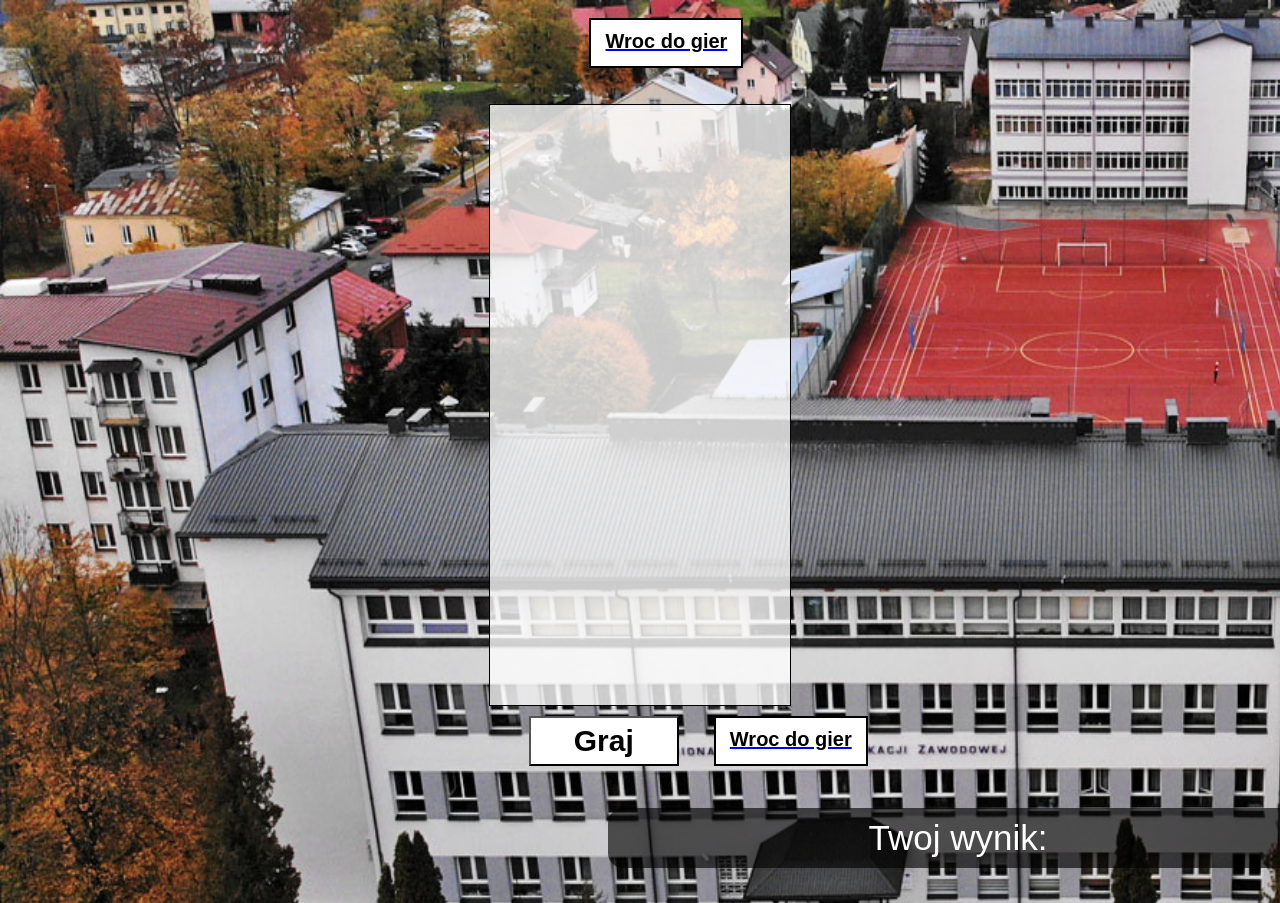
<file: canvas-tetris-master/index.html>
<!DOCTYPE html>
<html>
    <head>
        <title>Tetris</title>
        <link rel='stylesheet' href='style.css' />
    </head>
    <body>
        <seciton class="gusioryy">
            <a id="powrott" href="../gry.html"><p>Wroc do gier</p></a>
        </seciton>
        <canvas width='300' height='600'></canvas>
            <seciton class="gusiory">
                <button id="playbutton" onclick="playButtonClicked();">Graj</button>
                <a id="powrot" href="../gry.html"><p>Wroc do gier</p></a>
            </seciton>
            <section id="wyniczek">
                <p id="wynik">Twoj wynik:</p>
            </section>
        <script src='js/tetris.js'></script>
        <script src='js/controller.js'></script>
        <script src='js/render.js'></script>
    </body>
</html>
</file>
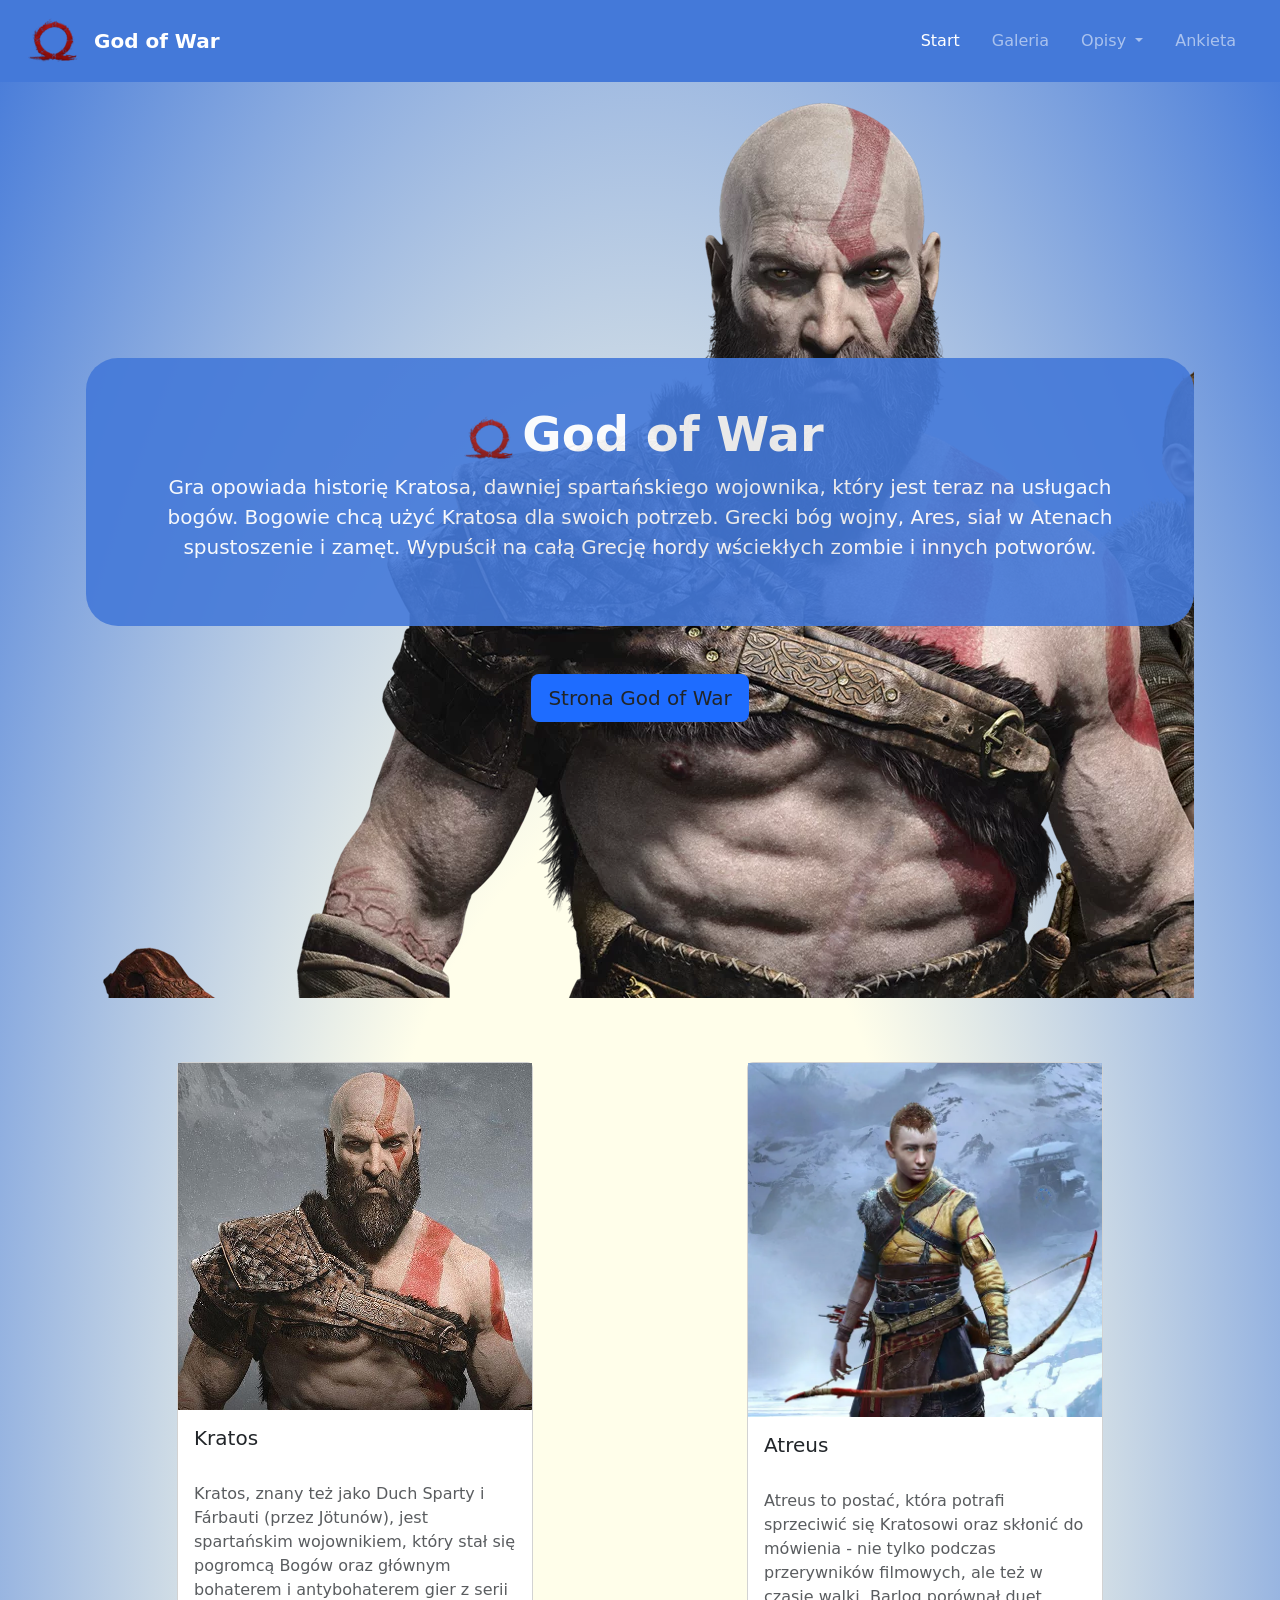
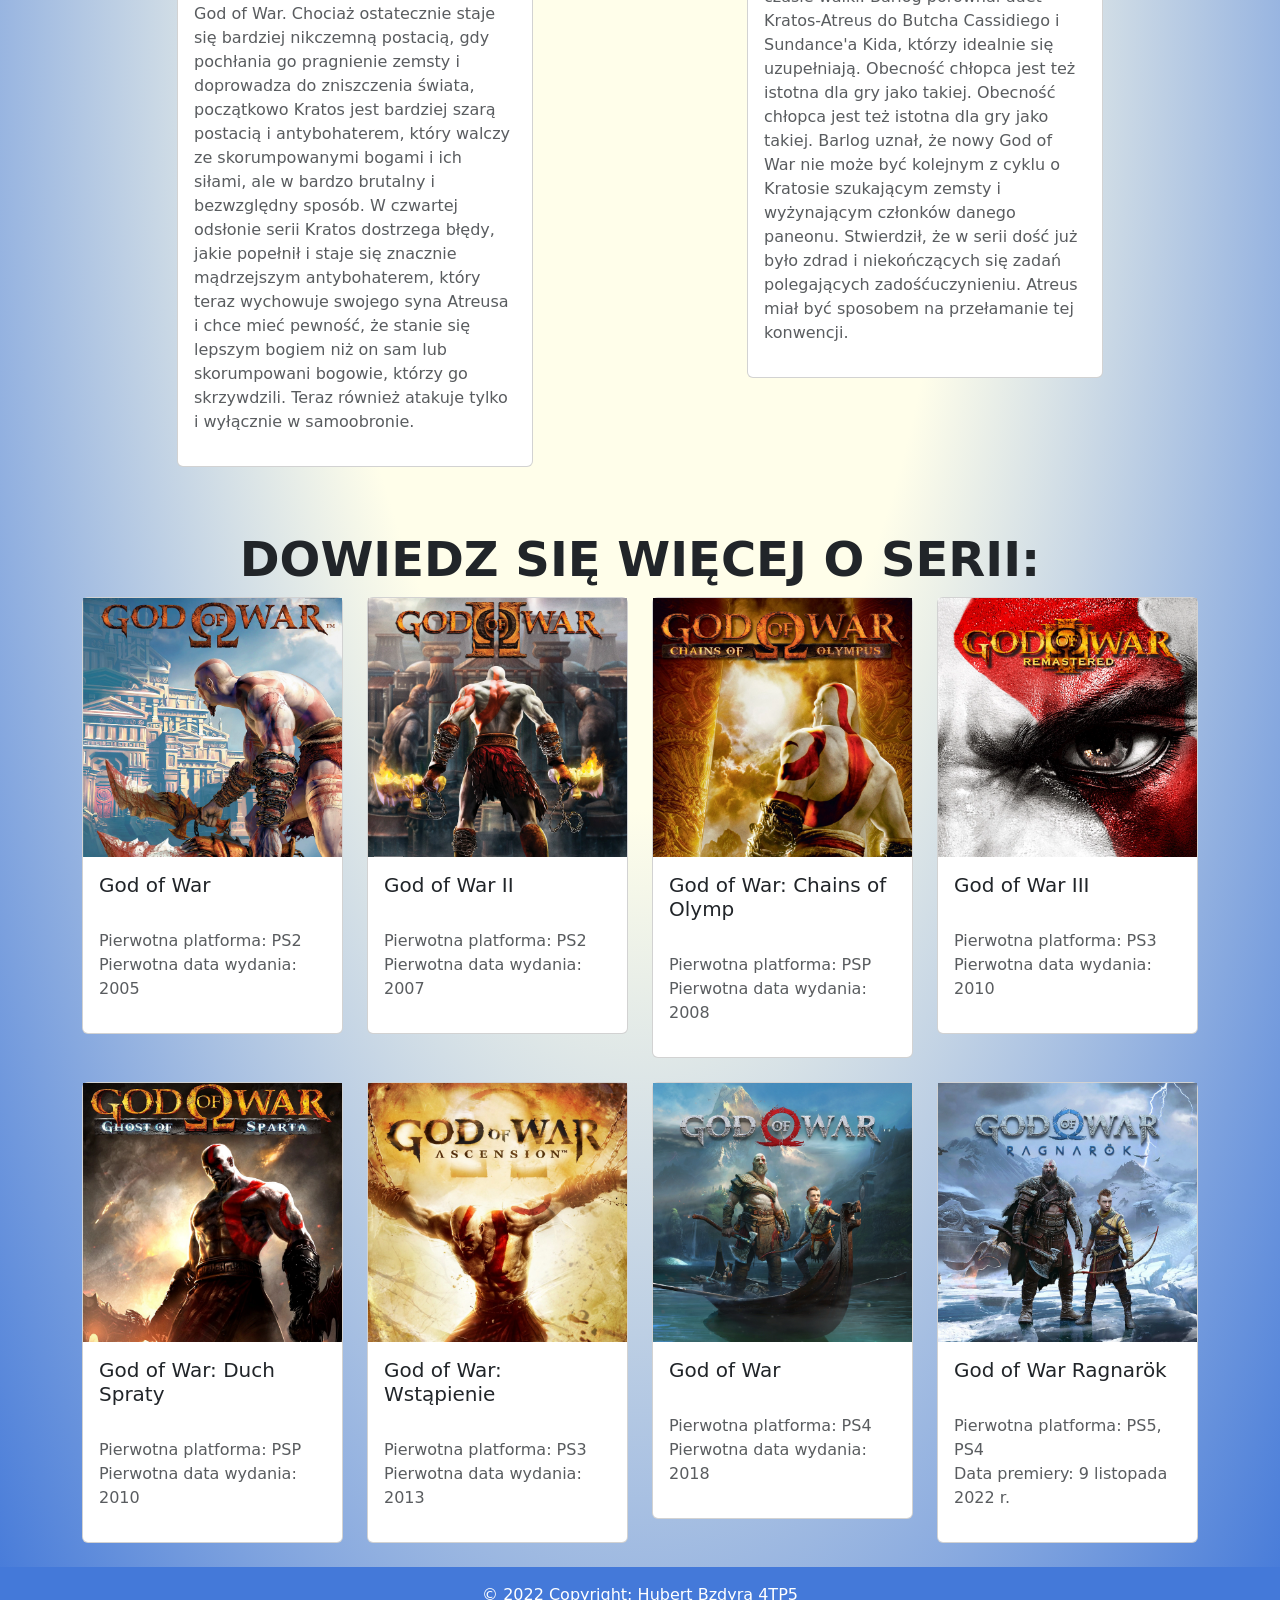
<file: God of War1/index.html>
<!DOCTYPE html>
<html lang="pl-PL">
<head>
    <meta charset="UTF-8">
    <meta http-equiv="X-UA-Compatible" content="IE=edge">
    <meta name="viewport" content="width=device-width, initial-scale=1.0">
    <link rel="shortcut icon" href="assets/images/logo.png" type="image/x-icon">
    <title>God of War</title>
<link href="https://cdn.jsdelivr.net/npm/bootstrap@5.2.2/dist/css/bootstrap.min.css" rel="stylesheet" integrity="sha384-Zenh87qX5JnK2Jl0vWa8Ck2rdkQ2Bzep5IDxbcnCeuOxjzrPF/et3URy9Bv1WTRi" crossorigin="anonymous">
</head>
<body class="bg-primary" style="background: radial-gradient(ellipse at center, #fffeea 0%, #fffeea 35%, rgb(68, 121, 217) 100%);">
  <!-- MENU -->
	<nav class="navbar navbar-dark p-3 navbar-dropdown navbar-fixed-top navbar-expand-lg" style="background: rgb(68, 121, 217)">
        <div class="container-fluid">
                <a href="#"><img src="assets/images/logo.png" alt="logo"></a>
                <span class="navbar-caption-wrap"><a class="navbar-brand p-3" href="#"><strong>God of War</strong></a></span>

          <button class="navbar-toggler" type="button" data-bs-toggle="collapse" data-bs-target="#navbarNavDropdown" aria-controls="navbarNavDropdown" aria-expanded="false" aria-label="Toggle navigation">
            <span class="navbar-toggler-icon"></span>
          </button>

          <div class=" collapse navbar-collapse" id="navbarNavDropdown">
            <ul class="navbar-nav ms-auto ">
              <li class="nav-item">
                <a class="nav-link mx-2 active" aria-current="page" href="#">Start</a>
              </li>
              <li class="nav-item">
                <a class="nav-link mx-2" href="galeria.html">Galeria</a>
              </li>
              <li class="nav-item dropdown">
                <a class="nav-link mx-2 dropdown-toggle" href="#" id="navbarDropdownMenuLink" role="button" data-bs-toggle="dropdown" aria-expanded="false">
                  Opisy
                </a>
                <ul class="dropdown-menu" aria-labelledby="navbarDropdownMenuLink">
                  <li><a class="dropdown-item" href="postacie.html">Postaci</a></li>
                  <li><a class="dropdown-item" href="lokalizacje.html">Lokalizacji</a></li>
                </ul>
              </li>
              <li class="nav-item">
                <a class="nav-link mx-2" href="ankieta.html">Ankieta</a>
              </li>
            </ul>
          </div>
        </div>
    </nav>

    <!-- Jumbotron -->
    <div class="container">
        <div class="row">
            <div class="col-12 p-0">
                <div class="jumbotron min-vh-100 text-center m-0 d-flex flex-column justify-content-center text-white text-size m-3 img-fluid" style="background-image: url('assets/images/tlo.webp'); background-repeat: no-repeat;">
                    <div class="bg-opacity-75 rounded-5 overflow-hidden p-5" style="background: rgb(68, 121, 217); opacity: .9;">
                      <div class="d-flex justify-content-center">
                        <img src="assets/images/logo.png" alt="logo" class="m-2">
                        <h1 class="display-5 fw-bold">God of War</h1>
                      </div>
                        <p class="lead"><strong>Gra opowiada historię Kratosa, dawniej spartańskiego wojownika, który jest teraz na usługach bogów. Bogowie chcą użyć Kratosa dla swoich potrzeb. 
                            Grecki bóg wojny, Ares, siał w Atenach spustoszenie i zamęt. Wypuścił na całą Grecję hordy wściekłych zombie i innych potworów.</strong></p>
                    </div>
                    <p class="lead text-center mt-5">
                        <a class="btn btn-lg" href="https://www.playstation.com/pl-pl/god-of-war/" role="button" style="background: rgb(30, 108, 255)">Strona God of War</a>
                    </p>
                </div>
            </div>
        </div>
    </div>

    <!-- KRATOS I ATREUS -->
    <div class="container mt-5">
      <div class="row">
          <div class="col-xs-12 col-sm-6 col-md-4 mx-auto">
              <article class="card">
                  <div class="bg-image hover-overlay ripple" data-mdb-ripple-color="light">
                      <img src="assets/images/kratos.jpg" class="img-fluid" alt="kratos">
                      <a href="#!">
                        <div class="mask" style="background-color: rgba(251, 251, 251, 0.15);"></div>
                      </a>
                    </div>
                  <div class="card-body">
                      <h5 class="card-title font-weight-bold"><a>Kratos</a></h5>
                      <ul class="list-unstyled list-inline mb-0">
                        <li class="list-inline-item me-0">
                          <i class="fas fa-star text-warning fa-xs"> </i>
                        </li>
                        <li class="list-inline-item me-0">
                          <i class="fas fa-star text-warning fa-xs"></i>
                        </li>
                        <li class="list-inline-item me-0">
                          <i class="fas fa-star text-warning fa-xs"></i>
                        </li>
                        <li class="list-inline-item me-0">
                          <i class="fas fa-star text-warning fa-xs"></i>
                        </li>
                        <li class="list-inline-item">
                          <p class="text-muted">
                            Kratos, znany też jako Duch Sparty i Fárbauti (przez Jötunów), jest spartańskim wojownikiem, który stał się pogromcą Bogów 
                            oraz głównym bohaterem i antybohaterem gier z serii God of War. Chociaż ostatecznie staje się bardziej nikczemną postacią, 
                            gdy pochłania go pragnienie zemsty i doprowadza do zniszczenia świata, początkowo Kratos jest bardziej szarą postacią i antybohaterem, 
                            który walczy ze skorumpowanymi bogami i ich siłami, ale w bardzo brutalny i bezwzględny sposób. W czwartej odsłonie serii Kratos 
                            dostrzega błędy, jakie popełnił i staje się znacznie mądrzejszym antybohaterem, który teraz wychowuje swojego syna Atreusa i chce 
                            mieć pewność, że stanie się lepszym bogiem niż on sam lub skorumpowani bogowie, którzy go skrzywdzili. Teraz również atakuje tylko 
                            i wyłącznie w samoobronie.
                          </p>
                        </li>
                      </ul>
              </div></article>
          </div>

          <div class="col-xs-12 col-sm-6 col-md-4 mx-auto">
              <article class="card">
                  <div class="bg-image hover-overlay ripple" data-mdb-ripple-color="light">
                      <img src="assets/images/atreus.webp" class="img-fluid" alt="atreus">
                      <a href="#!">
                        <div class="mask" style="background-color: rgba(251, 251, 251, 0.15);"></div>
                      </a>
                    </div>
                  <div class="card-body">
                      <h5 class="card-title font-weight-bold"><a>Atreus</a></h5>
                      <ul class="list-unstyled list-inline mb-0">
                        <li class="list-inline-item me-0">
                          <i class="fas fa-star text-warning fa-xs"> </i>
                        </li>
                        <li class="list-inline-item me-0">
                          <i class="fas fa-star text-warning fa-xs"></i>
                        </li>
                        <li class="list-inline-item me-0">
                          <i class="fas fa-star text-warning fa-xs"></i>
                        </li>
                        <li class="list-inline-item me-0">
                          <i class="fas fa-star text-warning fa-xs"></i>
                        </li>
                        <li class="list-inline-item">
                          <p class="text-muted">
                            Atreus to postać, która potrafi sprzeciwić się Kratosowi oraz skłonić do mówienia - nie tylko podczas przerywników filmowych, ale też 
                            w czasie walki. Barlog porównał duet Kratos-Atreus do Butcha Cassidiego i Sundance'a Kida, którzy idealnie się uzupełniają. 
                            Obecność chłopca jest też istotna dla gry jako takiej. Obecność chłopca jest też istotna dla gry jako takiej. Barlog uznał, że nowy 
                            God of War nie może być kolejnym z cyklu o Kratosie szukającym zemsty i wyżynającym członków danego paneonu. Stwierdził, że w serii 
                            dość już było zdrad i niekończących się zadań polegających zadośćuczynieniu. Atreus miał być sposobem na przełamanie tej konwencji.
                          </p>
                        </li>
                      </ul>
              </div></article>
          </div>
      </div>
  </div>

    <!-- WIĘCEJ O SERII -->
    <div class="container">
      <h1 class="text-center fw-bold pt-5 mt-3 display-5 ">DOWIEDZ SIĘ WIĘCEJ O SERII:</h1>
      <div class="row">
          <div class="col-xs-12 col-sm-6 col-md-4 col-lg-3">
              <article class="card">
                  <div class="bg-image hover-overlay ripple" data-mdb-ripple-color="light">
                      <img src="assets/images/1.webp" class="img-fluid" alt="1">
                      <a href="#!">
                        <div class="mask" style="background-color: rgba(251, 251, 251, 0.15);"></div>
                      </a>
                    </div>
                  <div class="card-body">
                      <h5 class="card-title font-weight-bold"><a>God of War</a></h5>
                      <ul class="list-unstyled list-inline mb-0">
                        <li class="list-inline-item me-0">
                          <i class="fas fa-star text-warning fa-xs"> </i>
                        </li>
                        <li class="list-inline-item me-0">
                          <i class="fas fa-star text-warning fa-xs"></i>
                        </li>
                        <li class="list-inline-item me-0">
                          <i class="fas fa-star text-warning fa-xs"></i>
                        </li>
                        <li class="list-inline-item me-0">
                          <i class="fas fa-star text-warning fa-xs"></i>
                        </li>
                        <li class="list-inline-item">
                          <p class="text-muted">Pierwotna platforma: PS2<br>
                                                Pierwotna data wydania: 2005</p>
                        </li>
                      </ul>
              </div></article>
          </div>

          <div class="col-xs-12 col-sm-6 col-md-4 col-lg-3">
              <article class="card">
                  <div class="bg-image hover-overlay ripple" data-mdb-ripple-color="light">
                      <img src="assets/images/2.webp" class="img-fluid" alt="2">
                      <a href="#!">
                        <div class="mask" style="background-color: rgba(251, 251, 251, 0.15);"></div>
                      </a>
                    </div>
                  <div class="card-body">
                      <h5 class="card-title font-weight-bold"><a>God of War II</a></h5>
                      <ul class="list-unstyled list-inline mb-0">
                        <li class="list-inline-item me-0">
                          <i class="fas fa-star text-warning fa-xs"> </i>
                        </li>
                        <li class="list-inline-item me-0">
                          <i class="fas fa-star text-warning fa-xs"></i>
                        </li>
                        <li class="list-inline-item me-0">
                          <i class="fas fa-star text-warning fa-xs"></i>
                        </li>
                        <li class="list-inline-item me-0">
                          <i class="fas fa-star text-warning fa-xs"></i>
                        </li>
                        <li class="list-inline-item">
                          <p class="text-muted">Pierwotna platforma: PS2<br>
                                                Pierwotna data wydania: 2007</p>
                        </li>
                      </ul>
              </div></article>
          </div>

          <div class="col-xs-12 col-sm-6 col-md-4 col-lg-3">
              <article class="card">
                  <div class="bg-image hover-overlay ripple" data-mdb-ripple-color="light">
                      <img src="assets/images/3.webp" class="img-fluid" alt="3">
                      <a href="#!">
                        <div class="mask" style="background-color: rgba(251, 251, 251, 0.15);"></div>
                      </a>
                    </div>
                  <div class="card-body">
                      <h5 class="card-title font-weight-bold"><a>God of War: Chains of Olymp</a></h5>
                      <ul class="list-unstyled list-inline mb-0">
                        <li class="list-inline-item me-0">
                          <i class="fas fa-star text-warning fa-xs"> </i>
                        </li>
                        <li class="list-inline-item me-0">
                          <i class="fas fa-star text-warning fa-xs"></i>
                        </li>
                        <li class="list-inline-item me-0">
                          <i class="fas fa-star text-warning fa-xs"></i>
                        </li>
                        <li class="list-inline-item me-0">
                          <i class="fas fa-star text-warning fa-xs"></i>
                        </li>
                        <li class="list-inline-item">
                          <p class="text-muted">Pierwotna platforma: PSP<br>
                                                Pierwotna data wydania: 2008</p>
                        </li>
                      </ul>
              </div></article>
          </div>

          <div class="col-xs-12 col-sm-6 col-md-4 col-lg-3">
              <article class="card">
                  <div class="bg-image hover-overlay ripple" data-mdb-ripple-color="light">
                      <img src="assets/images/4.webp" class="img-fluid" alt="4">
                      <a href="#!">
                        <div class="mask" style="background-color: rgba(251, 251, 251, 0.15);"></div>
                      </a>
                    </div>
                  <div class="card-body">
                      <h5 class="card-title font-weight-bold"><a>God of War III</a></h5>
                      <ul class="list-unstyled list-inline mb-0">
                        <li class="list-inline-item me-0">
                          <i class="fas fa-star text-warning fa-xs"> </i>
                        </li>
                        <li class="list-inline-item me-0">
                          <i class="fas fa-star text-warning fa-xs"></i>
                        </li>
                        <li class="list-inline-item me-0">
                          <i class="fas fa-star text-warning fa-xs"></i>
                        </li>
                        <li class="list-inline-item me-0">
                          <i class="fas fa-star text-warning fa-xs"></i>
                        </li>
                        <li class="list-inline-item">
                          <p class="text-muted">Pierwotna platforma: PS3<br>
                                                Pierwotna data wydania: 2010</p>
                        </li>
                      </ul>
              </div></article>
          </div>

          <div class="col-xs-12 col-sm-6 col-md-4 col-lg-3 mt-4 mb-4">
            <article class="card">
                <div class="bg-image hover-overlay ripple" data-mdb-ripple-color="light">
                    <img src="assets/images/5.webp" class="img-fluid" alt="5">
                    <a href="#!">
                      <div class="mask" style="background-color: rgba(251, 251, 251, 0.15);"></div>
                    </a>
                  </div>
                <div class="card-body">
                    <h5 class="card-title font-weight-bold"><a>God of War: Duch Spraty</a></h5>
                    <ul class="list-unstyled list-inline mb-0">
                      <li class="list-inline-item me-0">
                        <i class="fas fa-star text-warning fa-xs"> </i>
                      </li>
                      <li class="list-inline-item me-0">
                        <i class="fas fa-star text-warning fa-xs"></i>
                      </li>
                      <li class="list-inline-item me-0">
                        <i class="fas fa-star text-warning fa-xs"></i>
                      </li>
                      <li class="list-inline-item me-0">
                        <i class="fas fa-star text-warning fa-xs"></i>
                      </li>
                      <li class="list-inline-item">
                        <p class="text-muted">Pierwotna platforma: PSP<br>
                                              Pierwotna data wydania: 2010</p>
                      </li>
                    </ul>
            </div></article>
        </div>

        <div class="col-xs-12 col-sm-6 col-md-4 col-lg-3 mt-4 mb-4">
            <article class="card">
                <div class="bg-image hover-overlay ripple" data-mdb-ripple-color="light">
                    <img src="assets/images/6.webp" class="img-fluid" alt="6">
                    <a href="#!">
                      <div class="mask" style="background-color: rgba(251, 251, 251, 0.15);"></div>
                    </a>
                  </div>
                <div class="card-body">
                    <h5 class="card-title font-weight-bold"><a>God of War: Wstąpienie</a></h5>
                    <ul class="list-unstyled list-inline mb-0">
                      <li class="list-inline-item me-0">
                        <i class="fas fa-star text-warning fa-xs"> </i>
                      </li>
                      <li class="list-inline-item me-0">
                        <i class="fas fa-star text-warning fa-xs"></i>
                      </li>
                      <li class="list-inline-item me-0">
                        <i class="fas fa-star text-warning fa-xs"></i>
                      </li>
                      <li class="list-inline-item me-0">
                        <i class="fas fa-star text-warning fa-xs"></i>
                      </li>
                      <li class="list-inline-item">
                        <p class="text-muted">Pierwotna platforma: PS3<br>
                                              Pierwotna data wydania: 2013</p>
                      </li>
                    </ul>
            </div></article>
        </div>

        <div class="col-xs-12 col-sm-6 col-md-4 col-lg-3 mt-4 mb-4">
            <article class="card">
                <div class="bg-image hover-overlay ripple" data-mdb-ripple-color="light">
                    <img src="assets/images/7.webp" class="img-fluid" alt="7">
                    <a href="#!">
                      <div class="mask" style="background-color: rgba(251, 251, 251, 0.15);"></div>
                    </a>
                  </div>
                <div class="card-body">
                    <h5 class="card-title font-weight-bold"><a>God of War</a></h5>
                    <ul class="list-unstyled list-inline mb-0">
                      <li class="list-inline-item me-0">
                        <i class="fas fa-star text-warning fa-xs"> </i>
                      </li>
                      <li class="list-inline-item me-0">
                        <i class="fas fa-star text-warning fa-xs"></i>
                      </li>
                      <li class="list-inline-item me-0">
                        <i class="fas fa-star text-warning fa-xs"></i>
                      </li>
                      <li class="list-inline-item me-0">
                        <i class="fas fa-star text-warning fa-xs"></i>
                      </li>
                      <li class="list-inline-item">
                        <p class="text-muted">Pierwotna platforma: PS4<br>
                                              Pierwotna data wydania: 2018</p>
                      </li>
                    </ul>
            </div></article>
        </div>

        <div class="col-xs-12 col-sm-6 col-md-4 col-lg-3 mt-4 mb-4">
            <article class="card">
                <div class="bg-image hover-overlay ripple" data-mdb-ripple-color="light">
                    <img src="assets/images/8.webp" class="img-fluid" alt="8">
                    <a href="#!">
                      <div class="mask" style="background-color: rgba(251, 251, 251, 0.15);"></div>
                    </a>
                  </div>
                <div class="card-body">
                    <h5 class="card-title font-weight-bold"><a>God of War Ragnarök</a></h5>
                    <ul class="list-unstyled list-inline mb-0">
                      <li class="list-inline-item me-0">
                        <i class="fas fa-star text-warning fa-xs"> </i>
                      </li>
                      <li class="list-inline-item me-0">
                        <i class="fas fa-star text-warning fa-xs"></i>
                      </li>
                      <li class="list-inline-item me-0">
                        <i class="fas fa-star text-warning fa-xs"></i>
                      </li>
                      <li class="list-inline-item me-0">
                        <i class="fas fa-star text-warning fa-xs"></i>
                      </li>
                      <li class="list-inline-item">
                        <p class="text-muted">Pierwotna platforma: PS5, PS4<br>
                                              Data premiery: 9 listopada 2022 r.</p>
                      </li>
                    </ul>
            </div></article>
        </div>
      </div>
  </div>

  <!-- stopka -->
  <footer class="text-center text-lg-start text-white">
    <div class="text-center p-3" style="background-color: rgb(68, 121, 217);">
      © 2022 Copyright: Hubert Bzdyra 4TP5
    </div>
  </footer>
<script src="https://cdn.jsdelivr.net/npm/bootstrap@5.2.2/dist/js/bootstrap.bundle.min.js" integrity="sha384-OERcA2EqjJCMA+/3y+gxIOqMEjwtxJY7qPCqsdltbNJuaOe923+mo//f6V8Qbsw3" crossorigin="anonymous"></script>
</body>
</html>
</file>
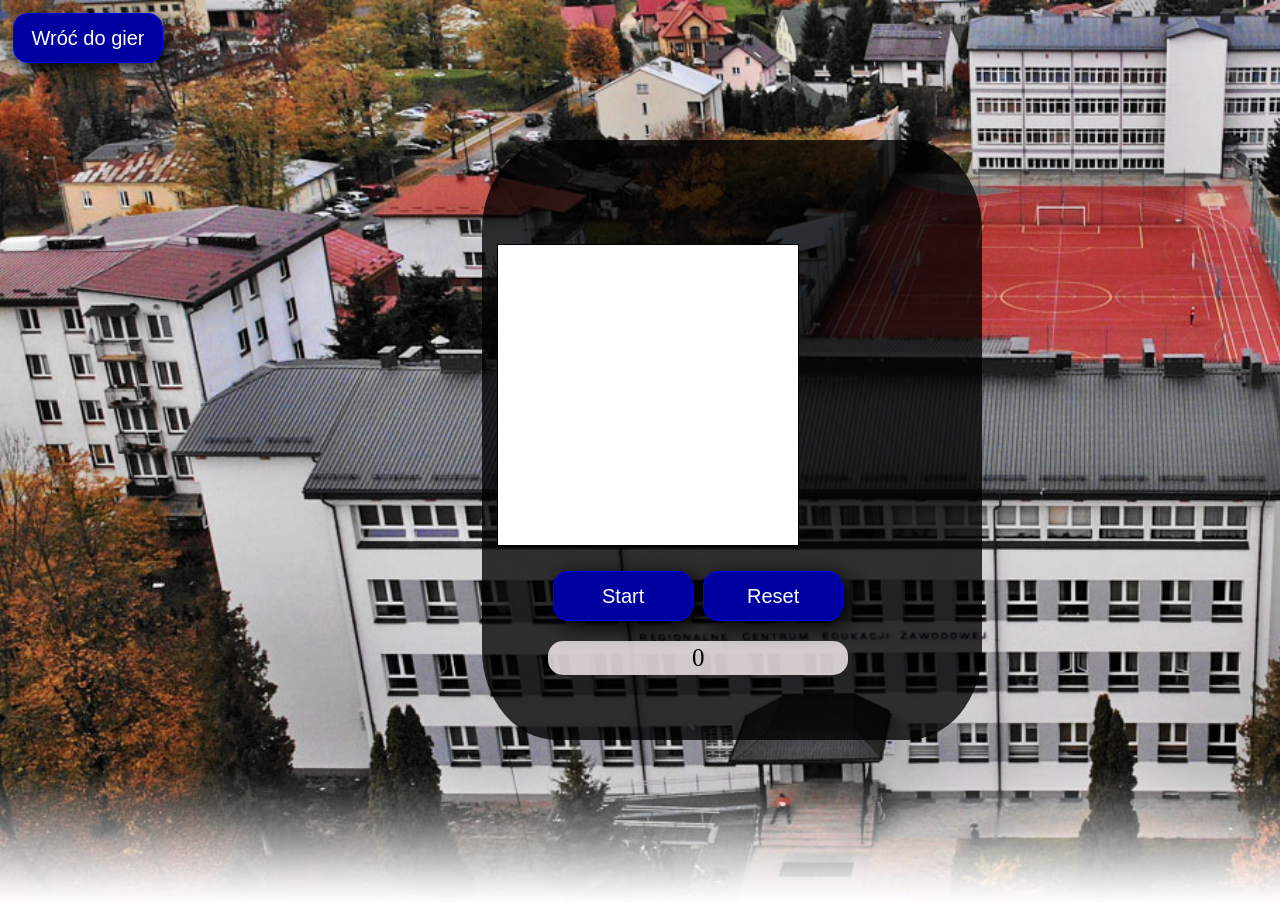
<file: snake/index.html>
<!DOCTYPE html>
<html lang="en">
<head>
    <meta charset="UTF-8">
    <title>Snake</title>
    <link rel="stylesheet" href="stylesnake.css">
</head>
<body>
    <button class="back">Wróć do gier</button>
    <section>
        <canvas id="plansza" width="300%" height="300%">

        </canvas>
        <div class="elements">
            <div class="btns">
                <button class="start-btn">Start</button>
                <button class="reset-btn">Reset</button>
            </div>
            <div class="wynik">0</div>
        </div>
    </section>
    <script src="snakescript.js"></script>
    <!-- https://c418-91-230-118-100.eu.ngrok.io/dniotwarte-master/ -->
</body>
</html>
</file>
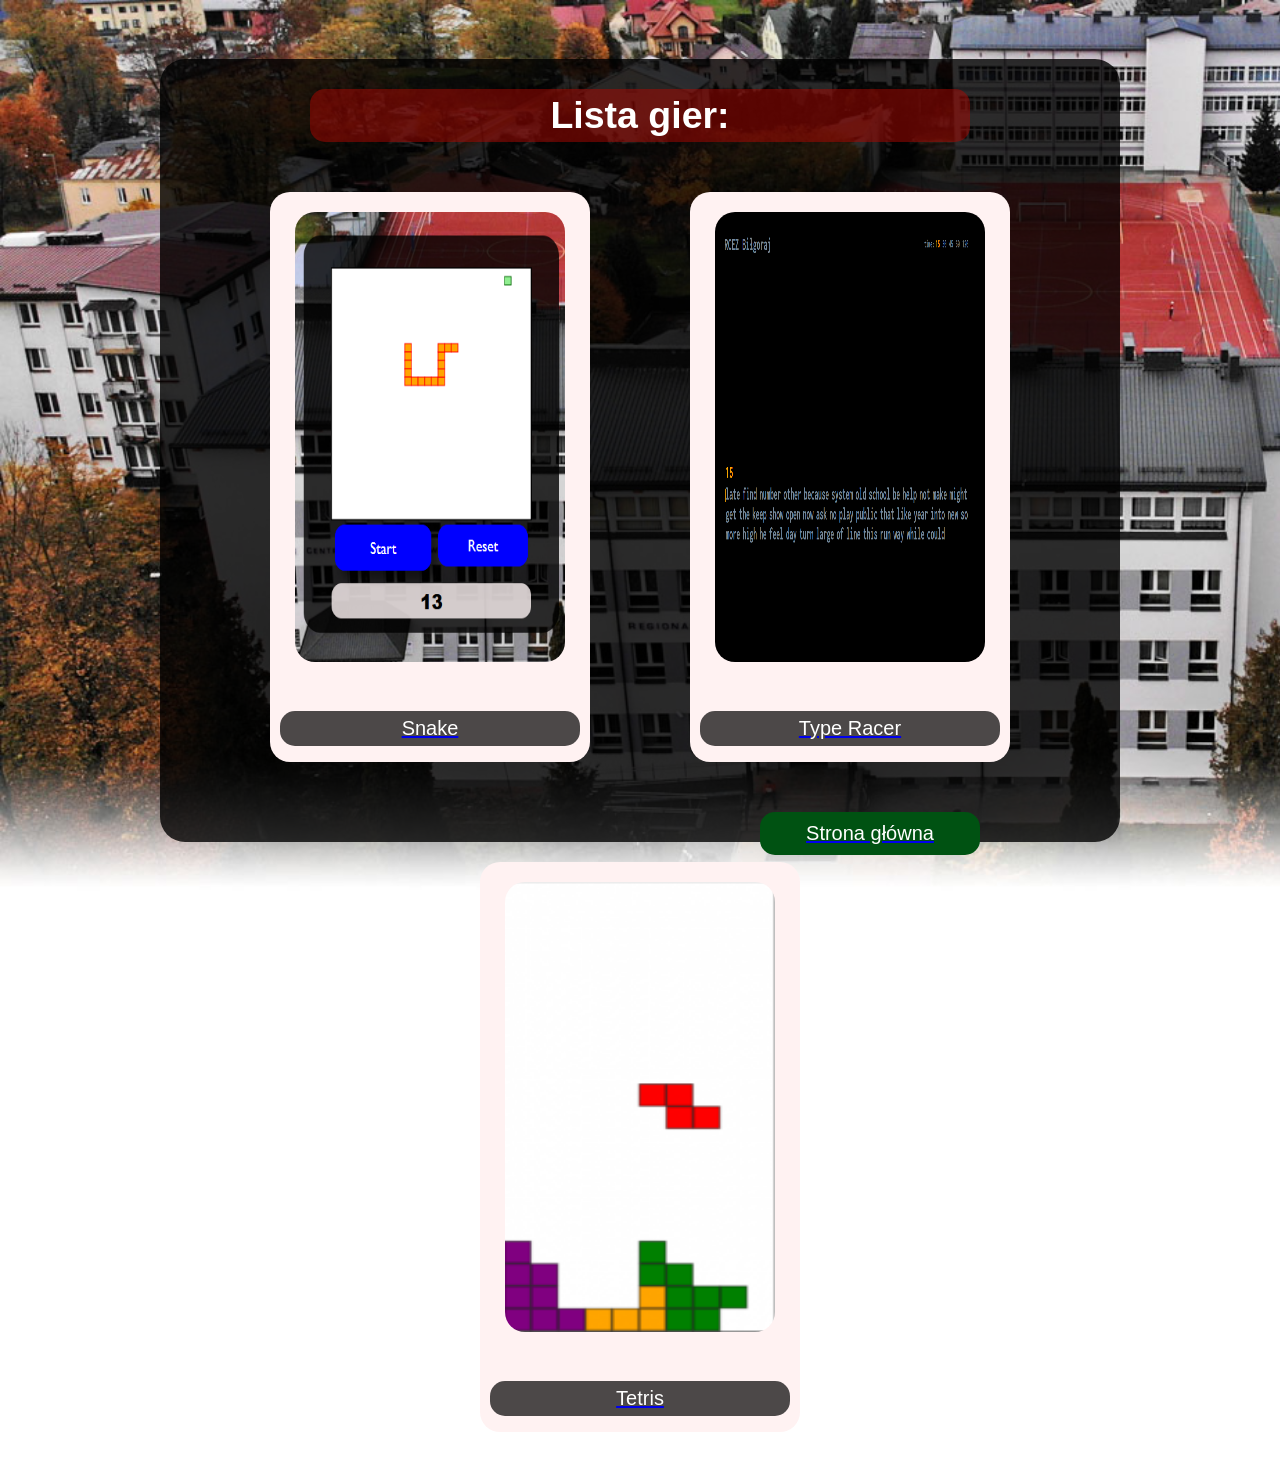
<file: gry.html>
<!DOCTYPE html>
<html lang="en">
<head>
    <meta charset="UTF-8">
    <meta http-equiv="X-UA-Compatible" content="IE=edge">
    <meta name="viewport" content="width=device-width, initial-scale=1.0">
    <link rel="stylesheet" href="assets/css/gry.css">
    <title>Gry</title>
</head>
<body>
    <div class="container">

        <div class="main">
            <section id="main_top">
                <h1>Lista gier: </h1>
            </section>
            <section id="main_mid">
                <a href="snake/index.html">
                    <figure>
                        <img src="./assets/images/snakess.png">
                        <figcaption>Snake</figcaption>
                    </figure>
                </a>
                <a href="http://localhost:3000">
                    <figure>
                        <img src="./assets/images/typeracer.png">
                        <figcaption>Type Racer</figcaption>
                    </figure>
                </a>
                <a href="canvas-tetris-master/index.html">
                    <figure>
                        <img src="assets/images/tetrisss.png">
                        <figcaption>Tetris</figcaption>
                    </figure>
                </a>
            </section>
            
            <seciton id="main_bot">
                <a href="index.html"><p>Strona główna</p></a>
            </seciton>
            
        </div>
    </div>
</body>
</html>
</file>
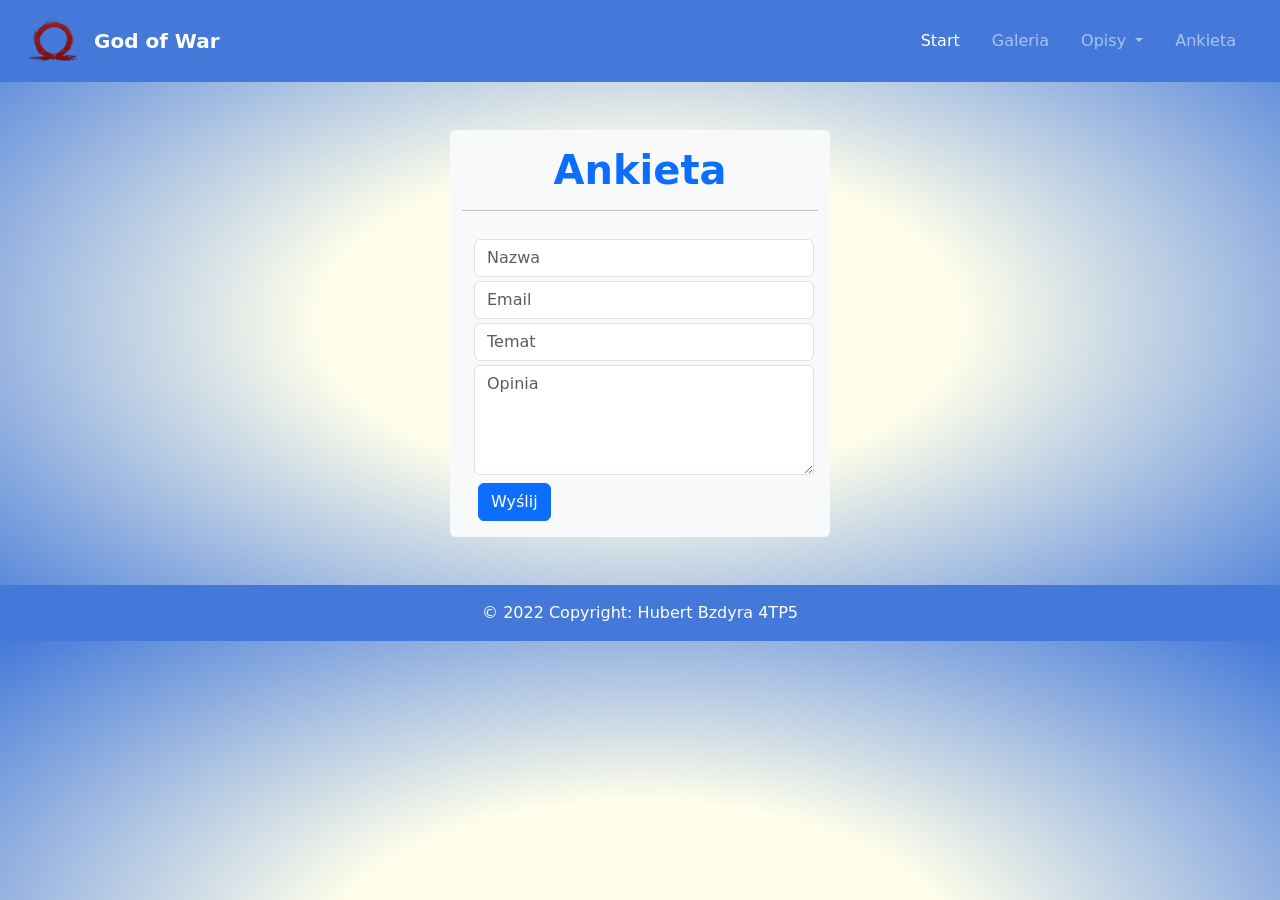
<file: God of War1/ankieta.html>
<!DOCTYPE html>
<html lang="pl-PL">
<head>
    <meta charset="UTF-8">
    <meta http-equiv="X-UA-Compatible" content="IE=edge">
    <meta name="viewport" content="width=device-width, initial-scale=1.0">
    <link rel="shortcut icon" href="assets/images/logo.png" type="image/x-icon">
    <title>God of War</title>
<link href="https://cdn.jsdelivr.net/npm/bootstrap@5.2.2/dist/css/bootstrap.min.css" rel="stylesheet" integrity="sha384-Zenh87qX5JnK2Jl0vWa8Ck2rdkQ2Bzep5IDxbcnCeuOxjzrPF/et3URy9Bv1WTRi" crossorigin="anonymous">
</head>
<body class="bg-primary" style="background: radial-gradient(ellipse at center, #fffeea 0%, #fffeea 35%, rgb(68, 121, 217) 100%);">
    <!-- MENU -->
	<nav class="navbar navbar-dark p-3 navbar-dropdown navbar-fixed-top navbar-expand-lg" style="background: rgb(68, 121, 217)">
        <div class="container-fluid">
                <a href="index.html"><img src="assets/images/logo.png" alt="logo" style="height: 50px; width: 50px;"></a>
                <span class="navbar-caption-wrap"><a class="navbar-brand p-3" href="index.html"><strong>God of War</strong></a></span>

          <button class="navbar-toggler" type="button" data-bs-toggle="collapse" data-bs-target="#navbarNavDropdown" aria-controls="navbarNavDropdown" aria-expanded="false" aria-label="Toggle navigation">
            <span class="navbar-toggler-icon"></span>
          </button>

          <div class=" collapse navbar-collapse" id="navbarNavDropdown">
            <ul class="navbar-nav ms-auto ">
              <li class="nav-item">
                <a class="nav-link mx-2 active" aria-current="page" href="index.html">Start</a>
              </li>
              <li class="nav-item">
                <a class="nav-link mx-2" href="galeria.html">Galeria</a>
              </li>
              <li class="nav-item dropdown">
                <a class="nav-link mx-2 dropdown-toggle" href="#" id="navbarDropdownMenuLink" role="button" data-bs-toggle="dropdown" aria-expanded="false">
                  Opisy
                </a>
                <ul class="dropdown-menu" aria-labelledby="navbarDropdownMenuLink">
                  <li><a class="dropdown-item" href="postacie.html">Postaci</a></li>
                  <li><a class="dropdown-item" href="lokalizacje.html">Lokalizacji</a></li>
                </ul>
              </li>
              <li class="nav-item">
                <a class="nav-link mx-2" href="#">Ankieta</a>
              </li>
            </ul>
          </div>
        </div>
    </nav>

    <!-- ankieta -->
    <div class="container m-5 mx-auto">
      <div class="row justify-content-center">
        <div class="col-md-4 bg-light rounded">
          <h1 class="text-center font-weight-bold text-primary mt-3"><strong>Ankieta</strong></h1>
          <hr class="bg-light">

          <form action="" method="post" id="form-box" class="p-2">
            <div class="form-group input-group m-1">
              <input type="text" name="name" class="form-control" placeholder="Nazwa" required>
            </div>

            <div class="form-group input-group m-1">
              <input type="email" name="email" class="form-control" placeholder="Email" required>
            </div>

            <div class="form-group input-group m-1">
              <input type="text" name="subject" class="form-control" placeholder="Temat" required>
            </div>

            <div class="form-group input-group m-1">
              <textarea name="msg" id="msg" class="form-control" placeholder="Opinia" cols="30" rows="4" required></textarea>
            </div>

            <div class="form-group m-2">
              <input type="submit" name="submit" id="submit" class="btn btn-primary btn-block" value="Wyślij">
            </div>

          </form>
        </div>
      </div>
    </div>

  </div>
  <!-- stopka -->
  <footer class="text-center text-lg-start text-white">
    <div class="text-center p-3" style="background-color: rgb(68, 121, 217);">
      © 2022 Copyright: Hubert Bzdyra 4TP5
    </div>
  </footer>
<script src="https://cdn.jsdelivr.net/npm/bootstrap@5.2.2/dist/js/bootstrap.bundle.min.js" integrity="sha384-OERcA2EqjJCMA+/3y+gxIOqMEjwtxJY7qPCqsdltbNJuaOe923+mo//f6V8Qbsw3" crossorigin="anonymous"></script>
</body>
</html>
</file>
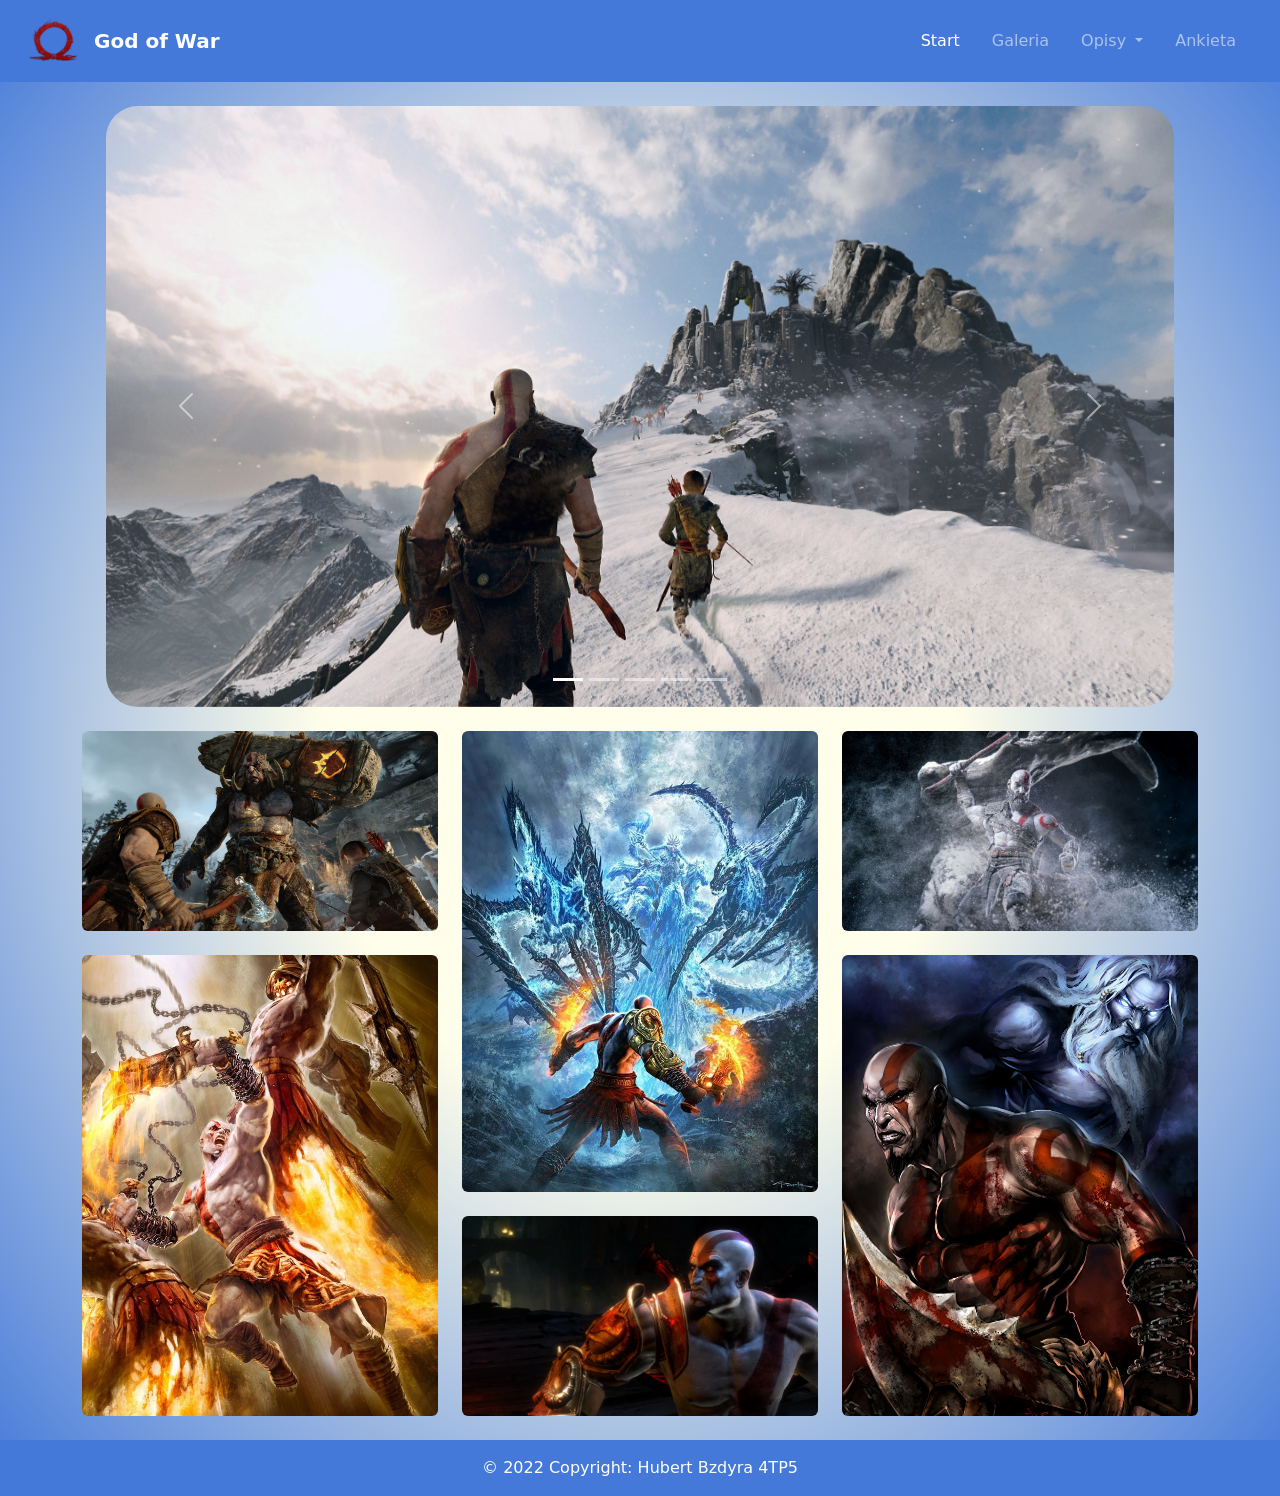
<file: God of War1/galeria.html>
<!DOCTYPE html>
<html lang="pl-PL">
<head>
    <meta charset="UTF-8">
    <meta http-equiv="X-UA-Compatible" content="IE=edge">
    <meta name="viewport" content="width=device-width, initial-scale=1.0">
    <link rel="shortcut icon" href="assets/images/logo.png" type="image/x-icon">
    <title>God of War</title>
<link href="https://cdn.jsdelivr.net/npm/bootstrap@5.2.2/dist/css/bootstrap.min.css" rel="stylesheet" integrity="sha384-Zenh87qX5JnK2Jl0vWa8Ck2rdkQ2Bzep5IDxbcnCeuOxjzrPF/et3URy9Bv1WTRi" crossorigin="anonymous">
</head>
<body class="bg-primary" style="background: radial-gradient(ellipse at center, #fffeea 0%, #fffeea 35%, rgb(68, 121, 217) 100%);">
    <!-- MENU -->
	<nav class="navbar navbar-dark p-3 navbar-dropdown navbar-fixed-top navbar-expand-lg" style="background: rgb(68, 121, 217)">
        <div class="container-fluid">
                <a href="index.html"><img src="assets/images/logo.png" alt="logo" style="height: 50px; width: 50px;"></a>
                <span class="navbar-caption-wrap"><a class="navbar-brand p-3" href="index.html"><strong>God of War</strong></a></span>

          <button class="navbar-toggler" type="button" data-bs-toggle="collapse" data-bs-target="#navbarNavDropdown" aria-controls="navbarNavDropdown" aria-expanded="false" aria-label="Toggle navigation">
            <span class="navbar-toggler-icon"></span>
          </button>

          <div class=" collapse navbar-collapse" id="navbarNavDropdown">
            <ul class="navbar-nav ms-auto ">
              <li class="nav-item">
                <a class="nav-link mx-2 active" aria-current="page" href="index.html">Start</a>
              </li>
              <li class="nav-item">
                <a class="nav-link mx-2" href="#">Galeria</a>
              </li>
              <li class="nav-item dropdown">
                <a class="nav-link mx-2 dropdown-toggle" href="#" id="navbarDropdownMenuLink" role="button" data-bs-toggle="dropdown" aria-expanded="false">
                  Opisy
                </a>
                <ul class="dropdown-menu" aria-labelledby="navbarDropdownMenuLink">
                  <li><a class="dropdown-item" href="postacie.html">Postaci</a></li>
                  <li><a class="dropdown-item" href="lokalizacje.html">Lokalizacji</a></li>
                </ul>
              </li>
              <li class="nav-item">
                <a class="nav-link mx-2" href="ankieta.html">Ankieta</a>
              </li>
            </ul>
          </div>
        </div>
    </nav>

<!-- SLAJDER -->
  <div class="container">
    <div id="karuzela" class="carousel slide carousel-fade rounded m-4" data-bs-ride="carousel" data-bs-touch="true">
        <div class="carousel-indicators">
            <button type="button" data-bs-target="#karuzela" data-bs-slide-to="0" class="active" aria-current="true" aria-label="Slide 1"></button>
            <button type="button" data-bs-target="#karuzela" data-bs-slide-to="1" aria-label="Slide 2"></button>
            <button type="button" data-bs-target="#karuzela" data-bs-slide-to="2" aria-label="Slide 3"></button>
            <button type="button" data-bs-target="#karuzela" data-bs-slide-to="3" aria-label="Slide 4"></button>
            <button type="button" data-bs-target="#karuzela" data-bs-slide-to="4" aria-label="Slide 5"></button>
        </div>
        <div class="carousel-inner rounded-5">
            <div class="carousel-item bg-body active">
                <img class="d-block w-100" src="assets/images/slajder/1.webp" alt="g1">
            </div>
            <div class="carousel-item bg-body">
                <img class="d-block w-100" src="assets/images/slajder/2.webp" alt="g2">
            </div>
              <div class="carousel-item bg-body">
                <img class="d-block w-100" src="assets/images/slajder/3.webp" alt="g3">
            </div>
            <div class="carousel-item bg-body">
                <img class="d-block w-100" src="assets/images/slajder/4.webp" alt="g4">
            </div>
            <div class="carousel-item bg-body">
                <img class="d-block w-100" src="assets/images/slajder/5.webp" alt="g5">
            </div>
        </div>
        <button class="carousel-control-prev" type="button" data-bs-target="#karuzela" data-bs-slide="prev">
            <span class="carousel-control-prev-icon" aria-hidden="true"></span>
            <span class="visually-hidden">Wstecz</span>
        </button>
        <button class="carousel-control-next" type="button" data-bs-target="#karuzela" data-bs-slide="next">
            <span class="carousel-control-next-icon" aria-hidden="true"></span>
            <span class="visually-hidden">Dalej</span>
        </button>
    </div>
  </div>

  <!-- Galeria -->
  <div class="container">
    <div class="row">
      <div class="col-lg-4 col-md-12 mb-4 mb-lg-0">
        <img
          data-bs-toggle="modal" 
          data-bs-target="#okno1"
          src="assets/images/galeria/1.webp"
          class="w-100 shadow-1-strong rounded mb-4"
          alt="1"
        />

        <img
          data-bs-toggle="modal" 
          data-bs-target="#okno7"
          src="assets/images/galeria/7.png"
          class="w-100 shadow-1-strong rounded mb-4"
          alt="7"
        />
      </div>

      <div class="col-lg-4 mb-4 mb-lg-0">
        <img
          data-bs-toggle="modal" 
          data-bs-target="#okno5"
          src="assets/images/galeria/5.jpg"
          class="w-100 shadow-1-strong rounded mb-4"
          alt="5"
        />

        <img
          data-bs-toggle="modal" 
          data-bs-target="#okno4"
          src="assets/images/galeria/4.jpg"
          class="w-100 shadow-1-strong rounded mb-4"
          alt="4"
        />
      </div>

      <div class="col-lg-4 mb-4 mb-lg-0">
        <img
          data-bs-toggle="modal" 
          data-bs-target="#okno6"
          src="assets/images/galeria/6.jpg"
          class="w-100 shadow-1-strong rounded mb-4"
          alt="6"
        />

        <img
          data-bs-toggle="modal" 
          data-bs-target="#okno2"
          src="assets/images/galeria/2.png"
          class="w-100 shadow-1-strong rounded mb-4"
          alt="2"
        />
      </div>
    </div>

    <!-- WYSKAKUJACE ZDJĘCIA -->
    <div class="modal fade scrollable" id="okno1" data-bs-backdrop="static" data-bs-keyboard="false" aria-labelledby="etykieta" aria-hidden="true">
      <div class="modal-dialog modal-dialog-scrollable modal-dialog-centered modal-lg">
          <div class="modal-content bg-danger">
              <img src="assets/images/galeria/1.webp" alt="1">
              <button type="button" class="btn btn-danger" data-bs-dismiss="modal">Zamknij</button>
        </div>
      </div>
    </div>

    <div class="modal fade scrollable" id="okno2" data-bs-backdrop="static" data-bs-keyboard="false" aria-labelledby="etykieta" aria-hidden="true">
      <div class="modal-dialog modal-dialog-scrollable modal-dialog-centered modal-lg">
          <div class="modal-content bg-danger">
              <button type="button" class="btn btn-danger" data-bs-dismiss="modal">Zamknij</button>
              <img src="assets/images/galeria/2.png" alt="2">
        </div>
      </div>
    </div>

    <div class="modal fade scrollable" id="okno4" data-bs-backdrop="static" data-bs-keyboard="false" aria-labelledby="etykieta" aria-hidden="true">
      <div class="modal-dialog modal-dialog-scrollable modal-dialog-centered modal-lg">
          <div class="modal-content bg-danger">
              <img src="assets/images/galeria/4.jpg" alt="4">
              <button type="button" class="btn btn-danger" data-bs-dismiss="modal">Zamknij</button>
        </div>
      </div>
    </div>

    <div class="modal fade scrollable" id="okno5" data-bs-backdrop="static" data-bs-keyboard="false" aria-labelledby="etykieta" aria-hidden="true">
      <div class="modal-dialog modal-dialog-scrollable modal-dialog-centered modal-lg">
          <div class="modal-content bg-danger">
              <button type="button" class="btn btn-danger" data-bs-dismiss="modal">Zamknij</button>
              <img src="assets/images/galeria/5.jpg" alt="5"> 
        </div>
      </div>
    </div>

    <div class="modal fade scrollable" id="okno6" data-bs-backdrop="static" data-bs-keyboard="false" aria-labelledby="etykieta" aria-hidden="true">
      <div class="modal-dialog modal-dialog-scrollable modal-dialog-centered modal-lg">
          <div class="modal-content bg-danger">
              <img src="assets/images/galeria/6.jpg" alt="6">
              <button type="button" class="btn btn-danger" data-bs-dismiss="modal">Zamknij</button>
        </div>
      </div>
    </div>

    <div class="modal fade scrollable" id="okno7" data-bs-backdrop="static" data-bs-keyboard="false" aria-labelledby="etykieta" aria-hidden="true">
      <div class="modal-dialog modal-dialog-scrollable modal-dialog-centered modal-lg">
          <div class="modal-content bg-danger">
              <button type="button" class="btn btn-danger" data-bs-dismiss="modal">Zamknij</button>
              <img src="assets/images/galeria/7.png" alt="7">
        </div>
      </div>
    </div>

  </div>
  <!-- stopka -->
  <footer class="text-center text-lg-start text-white">
    <div class="text-center p-3" style="background-color: rgb(68, 121, 217);">
      © 2022 Copyright: Hubert Bzdyra 4TP5
    </div>
  </footer>
<script src="https://cdn.jsdelivr.net/npm/bootstrap@5.2.2/dist/js/bootstrap.bundle.min.js" integrity="sha384-OERcA2EqjJCMA+/3y+gxIOqMEjwtxJY7qPCqsdltbNJuaOe923+mo//f6V8Qbsw3" crossorigin="anonymous"></script>
</body>
</html>
</file>
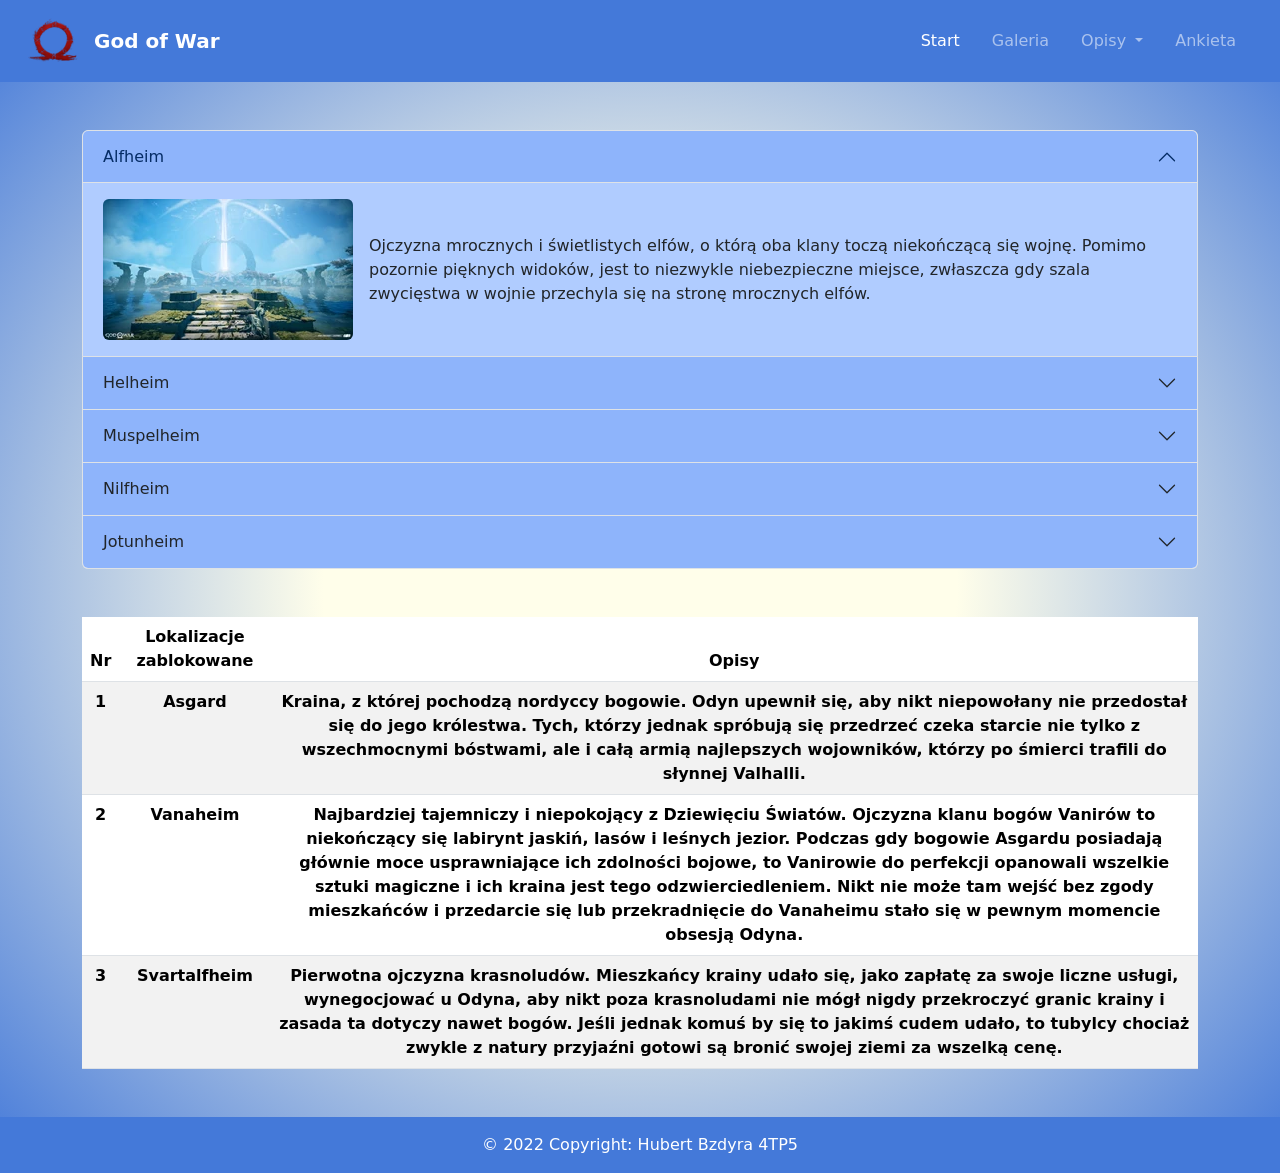
<file: God of War1/lokalizacje.html>
<!DOCTYPE html>
<html lang="pl-PL">
<head>
    <meta charset="UTF-8">
    <meta http-equiv="X-UA-Compatible" content="IE=edge">
    <meta name="viewport" content="width=device-width, initial-scale=1.0">
    <link rel="shortcut icon" href="assets/images/logo.png" type="image/x-icon">
    <title>God of War</title>
<link href="https://cdn.jsdelivr.net/npm/bootstrap@5.2.2/dist/css/bootstrap.min.css" rel="stylesheet" integrity="sha384-Zenh87qX5JnK2Jl0vWa8Ck2rdkQ2Bzep5IDxbcnCeuOxjzrPF/et3URy9Bv1WTRi" crossorigin="anonymous">
</head>
<body class="bg-primary" style="background: radial-gradient(ellipse at center, #fffeea 0%, #fffeea 35%, rgb(68, 121, 217) 100%);">
    <!-- MENU -->
	<nav class="navbar navbar-dark p-3 navbar-dropdown navbar-fixed-top navbar-expand-lg" style="background: rgb(68, 121, 217)">
        <div class="container-fluid">
                <a href="index.html"><img src="assets/images/logo.png" alt="logo" style="height: 50px; width: 50px;"></a>
                <span class="navbar-caption-wrap"><a class="navbar-brand p-3" href="index.html"><strong>God of War</strong></a></span>

          <button class="navbar-toggler" type="button" data-bs-toggle="collapse" data-bs-target="#navbarNavDropdown" aria-controls="navbarNavDropdown" aria-expanded="false" aria-label="Toggle navigation">
            <span class="navbar-toggler-icon"></span>
          </button>

          <div class=" collapse navbar-collapse" id="navbarNavDropdown">
            <ul class="navbar-nav ms-auto ">
              <li class="nav-item">
                <a class="nav-link mx-2 active" aria-current="page" href="index.html">Start</a>
              </li>
              <li class="nav-item">
                <a class="nav-link mx-2" href="galeria.html">Galeria</a>
              </li>
              <li class="nav-item dropdown">
                <a class="nav-link mx-2 dropdown-toggle" href="#" id="navbarDropdownMenuLink" role="button" data-bs-toggle="dropdown" aria-expanded="false">
                  Opisy
                </a>
                <ul class="dropdown-menu" aria-labelledby="navbarDropdownMenuLink">
                  <li><a class="dropdown-item" href="postacie.html">Postaci</a></li>
                  <li><a class="dropdown-item" href="#">Lokalizacji</a></li>
                </ul>
              </li>
              <li class="nav-item">
                <a class="nav-link mx-2" href="ankieta.html">Ankieta</a>
              </li>
            </ul>
          </div>
        </div>
    </nav>
    
  <div class="container">
  <!-- AKORDION -->
  <div class="accordion mt-5 text-white" id="accordionExample">
    <div class="accordion-item">
      <h2 class="accordion-header" id="headingOne">
        <button class="accordion-button" type="button" data-bs-toggle="collapse" data-bs-target="#collapseOne" aria-expanded="true" aria-controls="collapseOne" style="background: rgb(142, 180, 251);">
          Alfheim
        </button>
      </h2>
      <div id="collapseOne" class="accordion-collapse collapse show" aria-labelledby="headingOne" data-bs-parent="#accordionExample" style="background: rgb(176, 204, 255);">
        <div class="accordion-body" style="display: flex; align-items: center;">
            <img src="assets/images/akordion/Alfheim_2.webp" class="rounded" alt="Alfheim">
            <p style="margin: 1rem;"> Ojczyzna mrocznych i świetlistych elfów, o którą oba klany toczą niekończącą się wojnę. Pomimo pozornie pięknych widoków, jest 
              to niezwykle niebezpieczne miejsce, zwłaszcza gdy szala zwycięstwa w wojnie przechyla się na stronę mrocznych elfów.</p>
        </div>
      </div>
    </div>
    <div class="accordion-item">
      <h2 class="accordion-header" id="headingTwo">
        <button class="accordion-button collapsed" type="button" data-bs-toggle="collapse" data-bs-target="#collapseTwo" aria-expanded="false" aria-controls="collapseTwo" style="background: rgb(142, 180, 251);">
          Helheim
        </button>
      </h2>
      <div id="collapseTwo" class="accordion-collapse collapse" aria-labelledby="headingTwo" data-bs-parent="#accordionExample" style="background: rgb(176, 204, 255);">
        <div class="accordion-body" style="display: flex; align-items: center;">
          <img src="assets/images/akordion/helheim.jpg" alt="helheim" class="rounded">
          <p style="margin: 1rem;">Przeciwieństwo Asgardu, będące czymś w rodzaju piekła. Trafiają tu wszyscy, którzy nie zginęli chwalebną śmiercią w walce, czyli 
            starcy, schorowani, a także niegodziwcy i ofiary morderstw. Błąkające się tu dusze są nieustannie dręczone prze okrutne zjawy.</p>
      </div>
      </div>
    </div>
    <div class="accordion-item">
      <h2 class="accordion-header" id="headingThree">
        <button class="accordion-button collapsed" type="button" data-bs-toggle="collapse" data-bs-target="#collapseThree" aria-expanded="false" aria-controls="collapseThree" style="background: rgb(142, 180, 251);">
          Muspelheim
        </button>
      </h2>
      <div id="collapseThree" class="accordion-collapse collapse" aria-labelledby="headingThree" data-bs-parent="#accordionExample" style="background: rgb(176, 204, 255);">
        <div class="accordion-body" style="display: flex; align-items: center;">
          <img src="assets/images/akordion/Muspelheim.jpg" alt="Muspelheim" class="rounded">
          <p style="margin: 1rem;">Kraina pierwotnego ognia, pełna gołych skał, rzek lawy i wybuchających wulkanów. Najwięksi wojownicy mogą przybyć tu, aby 
            sprawdzić swoje zdolności w serii prób walki przeciwko najgroźniejszym potworom.</p>
      </div>
      </div>
    </div>
    <div class="accordion-item">
      <h2 class="accordion-header" id="headingFour">
        <button class="accordion-button collapsed" type="button" data-bs-toggle="collapse" data-bs-target="#collapseFour" aria-expanded="false" aria-controls="collapseFour" style="background: rgb(142, 180, 251);">
          Nilfheim 
        </button>
      </h2>
      <div id="collapseFour" class="accordion-collapse collapse" aria-labelledby="headingFour" data-bs-parent="#accordionExample" style="background: rgb(176, 204, 255);">
        <div class="accordion-body" style="display: flex; align-items: center;">
          <img src="assets/images/akordion/nilfheim.jpg" alt="nilfheim" class="rounded">
          <p style="margin: 1rem;">Niewielka i niezwykle niebezpieczna kraina, dawniej zamieszkiwana przez grupę krasnoludów pod przewodnictwem Ivaldiego. Ich największym 
            osiągnięciem był ogromny labirynt, zmieniający swój układ za każdym razem, gdy ktoś przekroczy próg konstrukcji. Obecnie kraina jest opustoszała, ponieważ w swoim 
            gniewie Odyn pokrył ją przeklętą mgłą, która powoli wysysa życie z każdego, kto się tu zapuści.</p>
      </div>
      </div>
    </div>
    <div class="accordion-item">
      <h2 class="accordion-header" id="headingFive">
        <button class="accordion-button collapsed" type="button" data-bs-toggle="collapse" data-bs-target="#collapseFive" aria-expanded="false" aria-controls="collapseFive" style="background: rgb(142, 180, 251);">
          Jotunheim
        </button>
      </h2>
      <div id="collapseFive" class="accordion-collapse collapse" aria-labelledby="headingFive" data-bs-parent="#accordionExample" style="background: rgb(176, 204, 255);">
        <div class="accordion-body" style="display: flex; align-items: center;">
          <img src="assets/images/akordion/Jotunheim.jpg" alt="Jotunheim" class="rounded">
          <p style="margin: 1rem;">Ojczyzna lodowych gigantów, pełna gigantycznych pasm górskich i leżących od wieków zwłok dawnych mieszkańców. Obecnie wyludniona, 
            a na nieostrożnych wędrowców, którzy się tu zapuszczą, czeka tylko przejmująca pustka i dawne świątynie, opisujące powrót bohatera, który zemści się za 
            wybicie gigantów.</p>
      </div>
      </div>
    </div>
  </div>

  <!-- TABELA -->
        <table class="mb-5 table table-striped mt-5 text-center">
            <thead style="background: rgb(176, 204, 255);">
                <tr>
                    <th>Nr</th>
                    <th>Lokalizacje zablokowane</th>
                    <th colspan="3">Opisy</th>
                </tr>
            </thead>
            <tbody>
                <tr style="background: rgb(141, 177, 245);">
                  <th>1</th>
                  <th>Asgard</th>
                  <th colspan="3">Kraina, z której pochodzą nordyccy bogowie. Odyn upewnił się, aby nikt niepowołany nie przedostał się do jego królestwa. Tych, którzy jednak spróbują 
                    się przedrzeć czeka starcie nie tylko z wszechmocnymi bóstwami, ale i całą armią najlepszych wojowników, którzy po śmierci trafili do słynnej Valhalli.</th>
                </tr>

                <tr style="background: rgb(176, 204, 255);">
                  <th>2</th>
                  <th>Vanaheim </th>
                  <th colspan="3">Najbardziej tajemniczy i niepokojący z Dziewięciu Światów. Ojczyzna klanu bogów Vanirów to niekończący się labirynt jaskiń, lasów i leśnych jezior. 
                    Podczas gdy bogowie Asgardu posiadają głównie moce usprawniające ich zdolności bojowe, to Vanirowie do perfekcji opanowali wszelkie sztuki magiczne i ich kraina 
                    jest tego odzwierciedleniem. Nikt nie może tam wejść bez zgody mieszkańców i przedarcie się lub przekradnięcie do Vanaheimu stało się w pewnym momencie obsesją 
                    Odyna.</th>
                </tr>

                <tr style="background: rgb(141, 177, 245);">
                  <th>3</th>
                  <th>Svartalfheim</th>
                  <th colspan="3">Pierwotna ojczyzna krasnoludów. Mieszkańcy krainy udało się, jako zapłatę za swoje liczne usługi, wynegocjować u Odyna, aby nikt poza krasnoludami nie 
                    mógł nigdy przekroczyć granic krainy i zasada ta dotyczy nawet bogów. Jeśli jednak komuś by się to jakimś cudem udało, to tubylcy chociaż zwykle z natury przyjaźni
                    gotowi są bronić swojej ziemi za wszelką cenę.</th>
                </tr>
            </tbody>
        </table>
  </div>

  <!-- stopka -->
  <footer class="text-center text-lg-start text-white">
    <div class="text-center p-3" style="background-color: rgb(68, 121, 217);">
      © 2022 Copyright: Hubert Bzdyra 4TP5
    </div>
  </footer>
<script src="https://cdn.jsdelivr.net/npm/bootstrap@5.2.2/dist/js/bootstrap.bundle.min.js" integrity="sha384-OERcA2EqjJCMA+/3y+gxIOqMEjwtxJY7qPCqsdltbNJuaOe923+mo//f6V8Qbsw3" crossorigin="anonymous"></script>
</body>
</html>
</file>
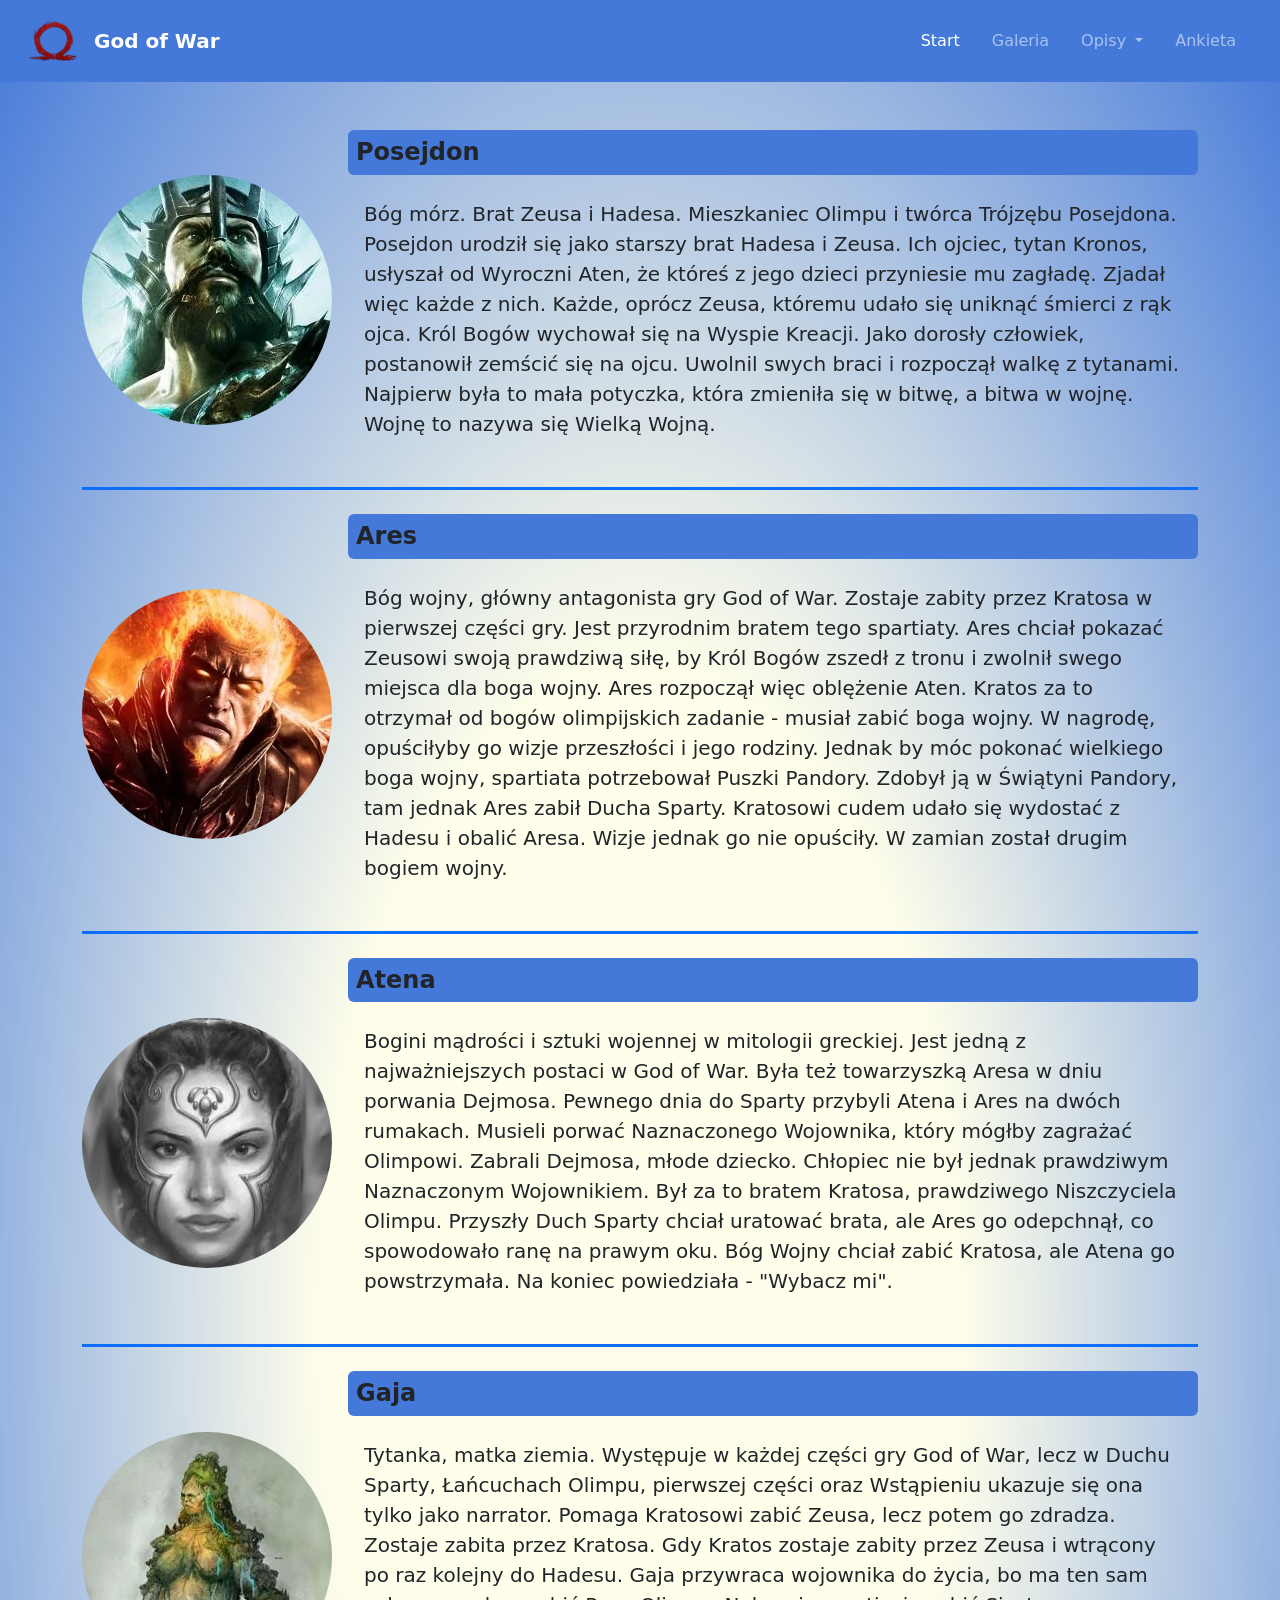
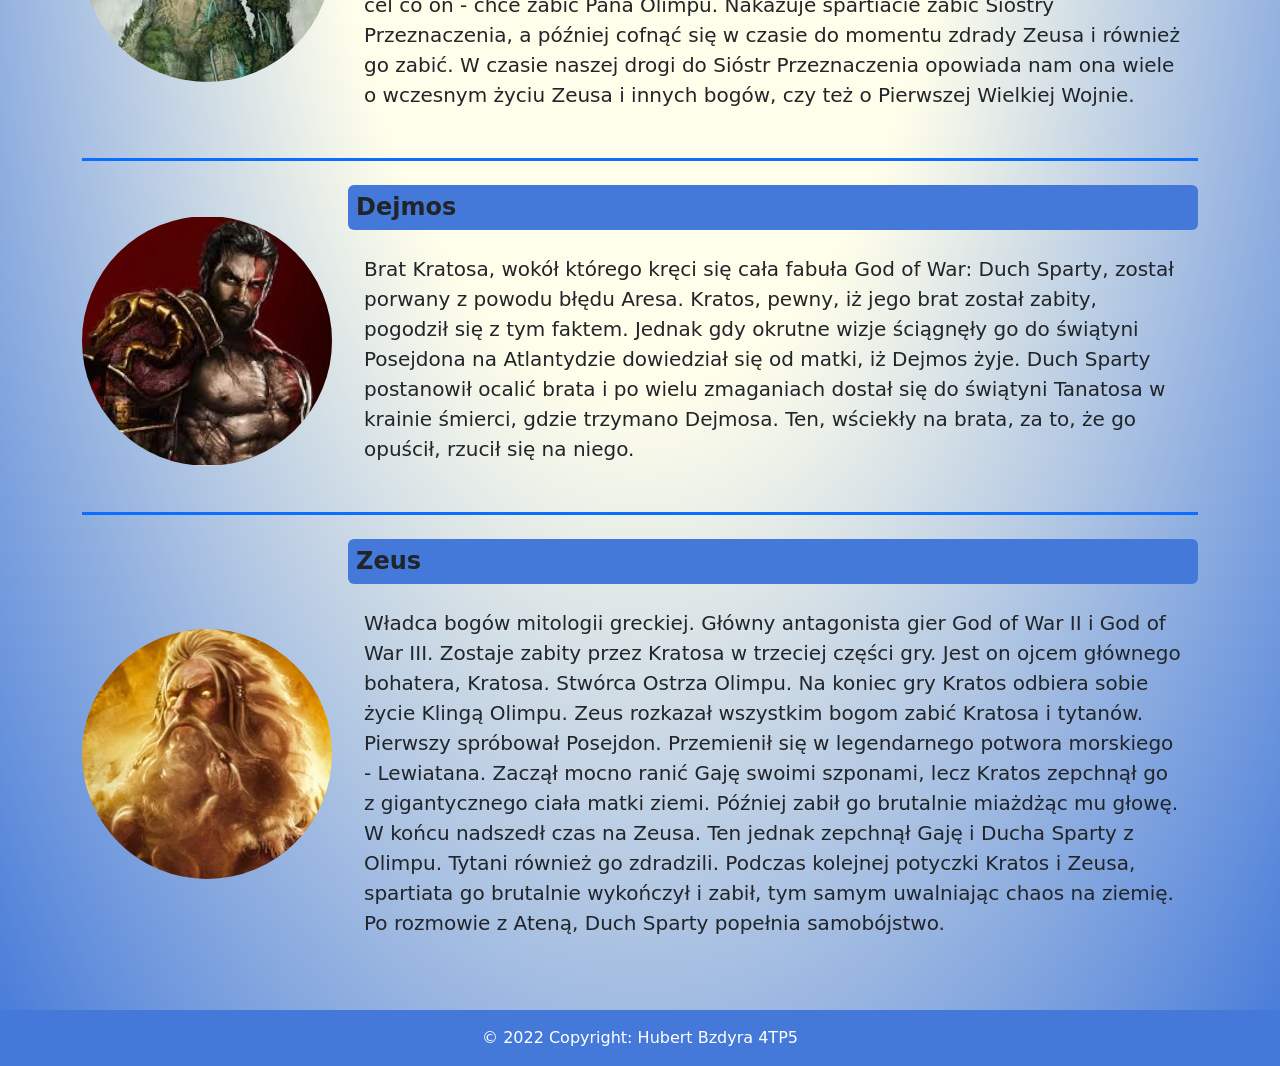
<file: God of War1/postacie.html>
<!DOCTYPE html>
<html lang="pl-PL">
<head>
    <meta charset="UTF-8">
    <meta http-equiv="X-UA-Compatible" content="IE=edge">
    <meta name="viewport" content="width=device-width, initial-scale=1.0">
    <link rel="shortcut icon" href="assets/images/logo.png" type="image/x-icon">
    <title>God of War</title>
<link href="https://cdn.jsdelivr.net/npm/bootstrap@5.2.2/dist/css/bootstrap.min.css" rel="stylesheet" integrity="sha384-Zenh87qX5JnK2Jl0vWa8Ck2rdkQ2Bzep5IDxbcnCeuOxjzrPF/et3URy9Bv1WTRi" crossorigin="anonymous">
</head>
<body class="bg-primary" style="background: radial-gradient(ellipse at center, #fffeea 0%, #fffeea 35%, rgb(68, 121, 217) 100%);">
    <!-- MENU -->
	<nav class="navbar navbar-dark p-3 navbar-dropdown navbar-fixed-top navbar-expand-lg" style="background: rgb(68, 121, 217)">
        <div class="container-fluid">
                <a href="index.html"><img src="assets/images/logo.png" alt="logo" style="height: 50px; width: 50px;"></a>
                <span class="navbar-caption-wrap"><a class="navbar-brand p-3" href="index.html"><strong>God of War</strong></a></span>

          <button class="navbar-toggler" type="button" data-bs-toggle="collapse" data-bs-target="#navbarNavDropdown" aria-controls="navbarNavDropdown" aria-expanded="false" aria-label="Toggle navigation">
            <span class="navbar-toggler-icon"></span>
          </button>

          <div class=" collapse navbar-collapse" id="navbarNavDropdown">
            <ul class="navbar-nav ms-auto ">
              <li class="nav-item">
                <a class="nav-link mx-2 active" aria-current="page" href="index.html">Start</a>
              </li>
              <li class="nav-item">
                <a class="nav-link mx-2" href="galeria.html">Galeria</a>
              </li>
              <li class="nav-item dropdown">
                <a class="nav-link mx-2 dropdown-toggle" href="#" id="navbarDropdownMenuLink" role="button" data-bs-toggle="dropdown" aria-expanded="false">
                  Opisy
                </a>
                <ul class="dropdown-menu" aria-labelledby="navbarDropdownMenuLink">
                  <li><a class="dropdown-item" href="#">Postaci</a></li>
                  <li><a class="dropdown-item" href="lokalizacje.html">Lokalizacji</a></li>
                </ul>
              </li>
              <li class="nav-item">
                <a class="nav-link mx-2" href="ankieta.html">Ankieta</a>
              </li>
            </ul>
          </div>
        </div>
    </nav>

    <!-- POSTACIE -->
    <div class="container mt-5">
      <article class="d-flex align-items-center mb-4 border-bottom border-primary border-3 pb-3">
        <div class="flex-shrink-0">
            <img class="rounded-circle" src="assets/images/postacie/1.webp" alt="1">
        </div>
        <div class="flex-grow-1 ms-3">
            <h4 class="fw-bold p-2 rounded" style="background: rgb(68, 121, 217);">Posejdon</h4>
            <p class="fs-5 lh-3 p-3">Bóg mórz. Brat Zeusa i Hadesa. Mieszkaniec Olimpu i twórca Trójzębu Posejdona. Posejdon urodził się jako starszy brat Hadesa i Zeusa. Ich ojciec, 
              tytan Kronos, usłyszał od Wyroczni Aten, że któreś z jego dzieci przyniesie mu zagładę. Zjadał więc każde z nich. Każde, oprócz Zeusa, któremu udało się uniknąć śmierci 
              z rąk ojca. Król Bogów wychował się na Wyspie Kreacji. Jako dorosły człowiek, postanowił zemścić się na ojcu. Uwolnil swych braci i rozpoczął walkę z tytanami. Najpierw 
              była to mała potyczka, która zmieniła się w bitwę, a bitwa w wojnę. Wojnę to nazywa się Wielką Wojną.</p>
        </div>
    </article>

    <article class="d-flex align-items-center mb-4 border-bottom border-primary border-3 pb-3">
        <div class="flex-shrink-0">
            <img class="rounded-circle" src="assets/images/postacie/2.webp" alt="2">
        </div>
        <div class="flex-grow-1 ms-3">
            <h4 class="fw-bold p-2 rounded" style="background: rgb(68, 121, 217);">Ares</h4>
            <p class="fs-5 lh-3 p-3">Bóg wojny, główny antagonista gry God of War. Zostaje zabity przez Kratosa w pierwszej części gry. Jest przyrodnim bratem tego spartiaty. Ares chciał 
              pokazać Zeusowi swoją prawdziwą siłę, by Król Bogów zszedł z tronu i zwolnił swego miejsca dla boga wojny. Ares rozpoczął więc oblężenie Aten. Kratos za to otrzymał od bogów 
              olimpijskich zadanie - musiał zabić boga wojny. W nagrodę, opuściłyby go wizje przeszłości i jego rodziny. Jednak by móc pokonać wielkiego boga wojny, spartiata potrzebował 
              Puszki Pandory. Zdobył ją w Świątyni Pandory, tam jednak Ares zabił Ducha Sparty. Kratosowi cudem udało się wydostać z Hadesu i obalić Aresa. Wizje jednak go nie opuściły. 
              W zamian został drugim bogiem wojny.</p>
        </div>
    </article>

    <article class="d-flex align-items-center mb-4 border-bottom border-primary border-3 pb-3">
        <div class="flex-shrink-0">
            <img class="rounded-circle" src="assets/images/postacie/3.webp" alt="3">
        </div>
        <div class="flex-grow-1 ms-3">
            <h4 class="fw-bold p-2 rounded" style="background: rgb(68, 121, 217);">Atena</h4>
            <p class="fs-5 lh-3 p-3">Bogini mądrości i sztuki wojennej w mitologii greckiej. Jest jedną z najważniejszych postaci w God of War. Była też towarzyszką Aresa w dniu porwania Dejmosa.
              Pewnego dnia do Sparty przybyli Atena i Ares na dwóch rumakach. Musieli porwać Naznaczonego Wojownika, który mógłby zagrażać Olimpowi. Zabrali Dejmosa, młode dziecko. Chłopiec nie 
              był jednak prawdziwym Naznaczonym Wojownikiem. Był za to bratem Kratosa, prawdziwego Niszczyciela Olimpu. Przyszły Duch Sparty chciał uratować brata, ale Ares go odepchnął, co 
              spowodowało ranę na prawym oku. Bóg Wojny chciał zabić Kratosa, ale Atena go powstrzymała. Na koniec powiedziała - "Wybacz mi".
            </p>
        </div>
    </article>

    <article class="d-flex align-items-center mb-4 border-bottom border-primary border-3 pb-3">
        <div class="flex-shrink-0">
            <img class="rounded-circle" src="assets/images/postacie/4.webp" alt="4">
        </div>
        <div class="flex-grow-1 ms-3">
            <h4 class="fw-bold p-2 rounded" style="background: rgb(68, 121, 217);">Gaja</h4>
            <p class="fs-5 lh-3 p-3">Tytanka, matka ziemia. Występuje w każdej części gry God of War, lecz w Duchu Sparty, Łańcuchach Olimpu, pierwszej części oraz Wstąpieniu ukazuje się ona 
              tylko jako narrator. Pomaga Kratosowi zabić Zeusa, lecz potem go zdradza. Zostaje zabita przez Kratosa. Gdy Kratos zostaje zabity przez Zeusa i wtrącony po raz kolejny do Hadesu.
              Gaja przywraca wojownika do życia, bo ma ten sam cel co on - chce zabić Pana Olimpu. Nakazuje spartiacie zabić Siostry Przeznaczenia, a później cofnąć się w czasie do momentu zdrady 
              Zeusa i również go zabić. W czasie naszej drogi do Sióstr Przeznaczenia opowiada nam ona wiele o wczesnym życiu Zeusa i innych bogów, czy też o Pierwszej Wielkiej Wojnie.</p>
        </div>
    </article>

    <article class="d-flex align-items-center mb-4 border-bottom border-primary border-3 pb-3">
        <div class="flex-shrink-0">
            <img class="rounded-circle" src="assets/images/postacie/5.webp" alt="5">
        </div>
        <div class="flex-grow-1 ms-3">
            <h4 class="fw-bold p-2 rounded" style="background: rgb(68, 121, 217);">Dejmos</h4>
            <p class="fs-5 lh-3 p-3">Brat Kratosa, wokół którego kręci się cała fabuła God of War: Duch Sparty, został porwany z powodu błędu Aresa. Kratos, pewny, iż jego brat został zabity, 
              pogodził się z tym faktem. Jednak gdy okrutne wizje ściągnęły go do świątyni Posejdona na Atlantydzie dowiedział się od matki, iż Dejmos żyje. Duch Sparty postanowił ocalić brata 
              i po wielu zmaganiach dostał się do świątyni Tanatosa w krainie śmierci, gdzie trzymano Dejmosa. Ten, wściekły na brata, za to, że go opuścił, rzucił się na niego.</p>
        </div>
    </article>

    <article class="d-flex align-items-center mb-4 pb-3">
      <div class="flex-shrink-0">
          <img class="rounded-circle" src="assets/images/postacie/6.webp" alt="6">
      </div>
      <div class="flex-grow-1 ms-3">
          <h4 class="fw-bold p-2 rounded" style="background: rgb(68, 121, 217);">Zeus</h4>
          <p class="fs-5 lh-3 p-3">Władca bogów mitologii greckiej. Główny antagonista gier God of War II i God of War III. Zostaje zabity przez Kratosa w trzeciej części gry. Jest on ojcem 
            głównego bohatera, Kratosa. Stwórca Ostrza Olimpu. Na koniec gry Kratos odbiera sobie życie Klingą Olimpu. Zeus rozkazał wszystkim bogom zabić Kratosa i tytanów. Pierwszy spróbował 
            Posejdon. Przemienił się w legendarnego potwora morskiego - Lewiatana. Zaczął mocno ranić Gaję swoimi szponami, lecz Kratos zepchnął go z gigantycznego ciała matki ziemi. Później 
            zabił go brutalnie miażdżąc mu głowę. W końcu nadszedł czas na Zeusa. Ten jednak zepchnął Gaję i Ducha Sparty z Olimpu. Tytani również go zdradzili. Podczas kolejnej potyczki Kratos 
            i Zeusa, spartiata go brutalnie wykończył i zabił, tym samym uwalniając chaos na ziemię. Po rozmowie z Ateną, Duch Sparty popełnia samobójstwo.</p>
      </div>
    </article>

    </div>
  <!-- stopka -->
  <footer class="text-center text-lg-start text-white">
    <div class="text-center p-3" style="background-color: rgb(68, 121, 217);">
      © 2022 Copyright: Hubert Bzdyra 4TP5
    </div>
  </footer>
<script src="https://cdn.jsdelivr.net/npm/bootstrap@5.2.2/dist/js/bootstrap.bundle.min.js" integrity="sha384-OERcA2EqjJCMA+/3y+gxIOqMEjwtxJY7qPCqsdltbNJuaOe923+mo//f6V8Qbsw3" crossorigin="anonymous"></script>
</body>
</html>
</file>
<file: canvas-tetris-master/style.css>
body
{
    background-image: url("../assets/images/rcez.jpg");
    background-repeat: no-repeat;
    background-size:cover;
    background-size: 2300px 1080px;
}


canvas {
    display: block;
    margin: auto;
    margin-top: 1rem;
    border: 1px solid black;
    background-color: rgba(255, 255, 255, 0.782);
}

.gusiory
{
    display: flex;
    text-align: center;
    margin-left: 41.2%;
}

.gusioryy
{
    display: flex;
    text-align: center;
    margin-left: 46%;
}


#playbutton {
    width: 150px;
    height: 50px;
    margin-top: 10px;
    margin-right: 35px;
    font-family: Arial, sans-serif;
    font-size: 30px;
    font-weight: bold;
    background-color: white;
    cursor: pointer;
    transition: 0.3s;
    margin-bottom: 20px;
}

#powrot
{
    text-align: center;
    border:2px solid black;
    width: 150px;
    height: 46px;
    padding-bottom: 0px;
    margin-top: 10px;
    font-family: Arial, sans-serif;
    font-size: 20px;
    font-weight: bold;
    background-color: white;
    cursor: pointer;
    transition: 0.3s;
    margin-bottom: 20px;
}
#powrott
{
    text-align: center;
    border:2px solid black;
    width: 150px;
    height: 46px;
    padding-bottom: 0px;
    margin-top: 10px;
    font-family: Arial, sans-serif;
    font-size: 20px;
    font-weight: bold;
    background-color: white;
    cursor: pointer;
    transition: 0.3s;
    margin-bottom: 20px;
}

#powrot p
{
    margin-top:10px;
    color: black;
    text-decoration: none;
}

#powrott p
{
    margin-top:10px;
    color: black;
    text-decoration: none;
}
#cos
{
    display: block;
    height:322px
}

#wyniczek
{
    text-align: center;
    margin-top: -1%;
    width: 700px;
    margin-left: 600px;
}

#wynik
{
    font-family: Verdana, Geneva, Tahoma, sans-serif;
    font-size: 35px;
    background-color: rgba(0, 0, 0, 0.63);
    color:white;
    padding:10px;
    border-radius: 15px;
}
</file>
<file: snake/stylesnake.css>
body {
    width: 100vw;
    height: 100vh;
    position: relative;
    overflow: hidden;
    background-image: url('../assets/images/rcez.jpg');
    background-repeat: no-repeat;
    background-size: cover;
}

canvas {
    position: absolute;
    top: 43%;
    left: 50%;
    transform: translate(-50%, -50%);
    border: 1px solid black;
    background-color: white;
    transition: 1s;
}

.elements {
    width: 300px;
    height: 75px;
    position: absolute;
    left: 42.2%;
    top: 62%;
}

button {
    margin:5px;
    margin-bottom:0px;
    background-color: rgb(0, 0, 160);
    box-shadow: 5px 5px 20px rgba(0, 0, 0);
    color: white;
    width: 150px;
    height: 50px;
    border-radius: 15px;
    font-size: 20px;
    font-family:'Gill Sans', 'Gill Sans MT', Calibri, 'Trebuchet MS', sans-serif;
    transition: box-shadow 0.3s, opacity 0.2s;
    transition:0.3s;
    border: 1px solid blue;
}

button:hover {
    box-shadow: 10px 10px 30px rgba(0, 0, 0);
    cursor: pointer;
    width:160px;
    height:55px;
    margin: 0px;
}

button:active {
    opacity: 0.5; 
}

.btns {
    width: 100%;
    height: 100%;
    display: flex;
}

.wynik {
    background-color: rgba(255, 245, 245, 0.8);
    color:black;
    text-align: center;
    margin-top: 0px;
    border-radius: 15px;
    padding:3px;
    font-size: 25px;
    font-family:'arial black';
}

section {
    background-color: rgba(0, 0, 0, 0.78);
    border-radius:15%;
    height:600px;
    width:500px;
    margin-left: 37%;
    margin-top:6%; 
}
</file>
<file: assets/css/gry.css>
* {
    padding:0px;
    margin:0px;
}

body {
    width: 100vw;
    height: 100vh;
}

.container {
    display:flex;
    justify-content: center;
    align-items: center;
    background-image: url("../images/rcez.jpg");
    background-size: cover;
    background-repeat: no-repeat;
    background-attachment: fixed;
    width: 100%;
    height: 100%;
}

.main
{
    display: block;
    background-color: rgba(0, 0, 0,0.8);
    width: 75%;
    height: 87%;
    border-radius: 25px;
}
#main_top
{
    font-size: 25px;
    text-align: center;
    padding-top:10px;
    color:white;
    font-family: Arial, Helvetica, sans-serif;;
}
#main_top h1
{
    background-color: rgba(173, 6, 0, 0.5);
    border-radius: 15px;
    padding: 5px;
    margin-left:150px;
    margin-right:150px;
    margin-top: 20px;
}
#main_mid
{
    display:flex;
    justify-content: center;
    align-items: center;
    flex-wrap: wrap;
    height:670px;
}

#main_bot
{
    margin-bottom:30px;
    text-align: center;
}
#main_bot p
{
    color:white;
    padding: 10px;
    border-radius: 15px;
    font-family: 'Gill Sans', 'Gill Sans MT', Calibri, 'Trebuchet MS', sans-serif;
    background-color: rgb(0, 82, 18);
    font-size: 20px;
    text-decoration: none;
    width: 200px;
    margin-left: 600px;
    transition: 0.3s;
    transition-timing-function: ease-in-out;
}
#main_bot p:hover
{
    box-shadow: 0px 0px 5px rgba(255, 255, 255, 0.404);
    background-color: rgb(0, 119, 20);
    width:500px;
    margin-left: 450px;
}

figure
{
    text-align:center;
    background-color: rgb(255, 242, 242);
    padding: 10px;
    border-radius: 20px;
    transition: 0.5s;
    width:300px;
    height:550px;
    margin:50px;
}

figure:hover
{
    background-color: rgb(21, 31, 172);
    margin-top: 0px;
    margin-bottom: 60px;
}

figure img
{
    margin-top:10px;
    height:450px;
    width:270px;
    border-radius: 20px;
}

figcaption
{
    text-align: center;
    background-color: rgb(0,0,0,0.7);
    border-radius: 15px;
    padding:6px;
    color: white;
    font-family: Arial, Helvetica, sans-serif;
    font-size: 20px;
    margin-bottom: 5px;
    margin-top: 15%;
    text-decoration: none;
}
</file>
